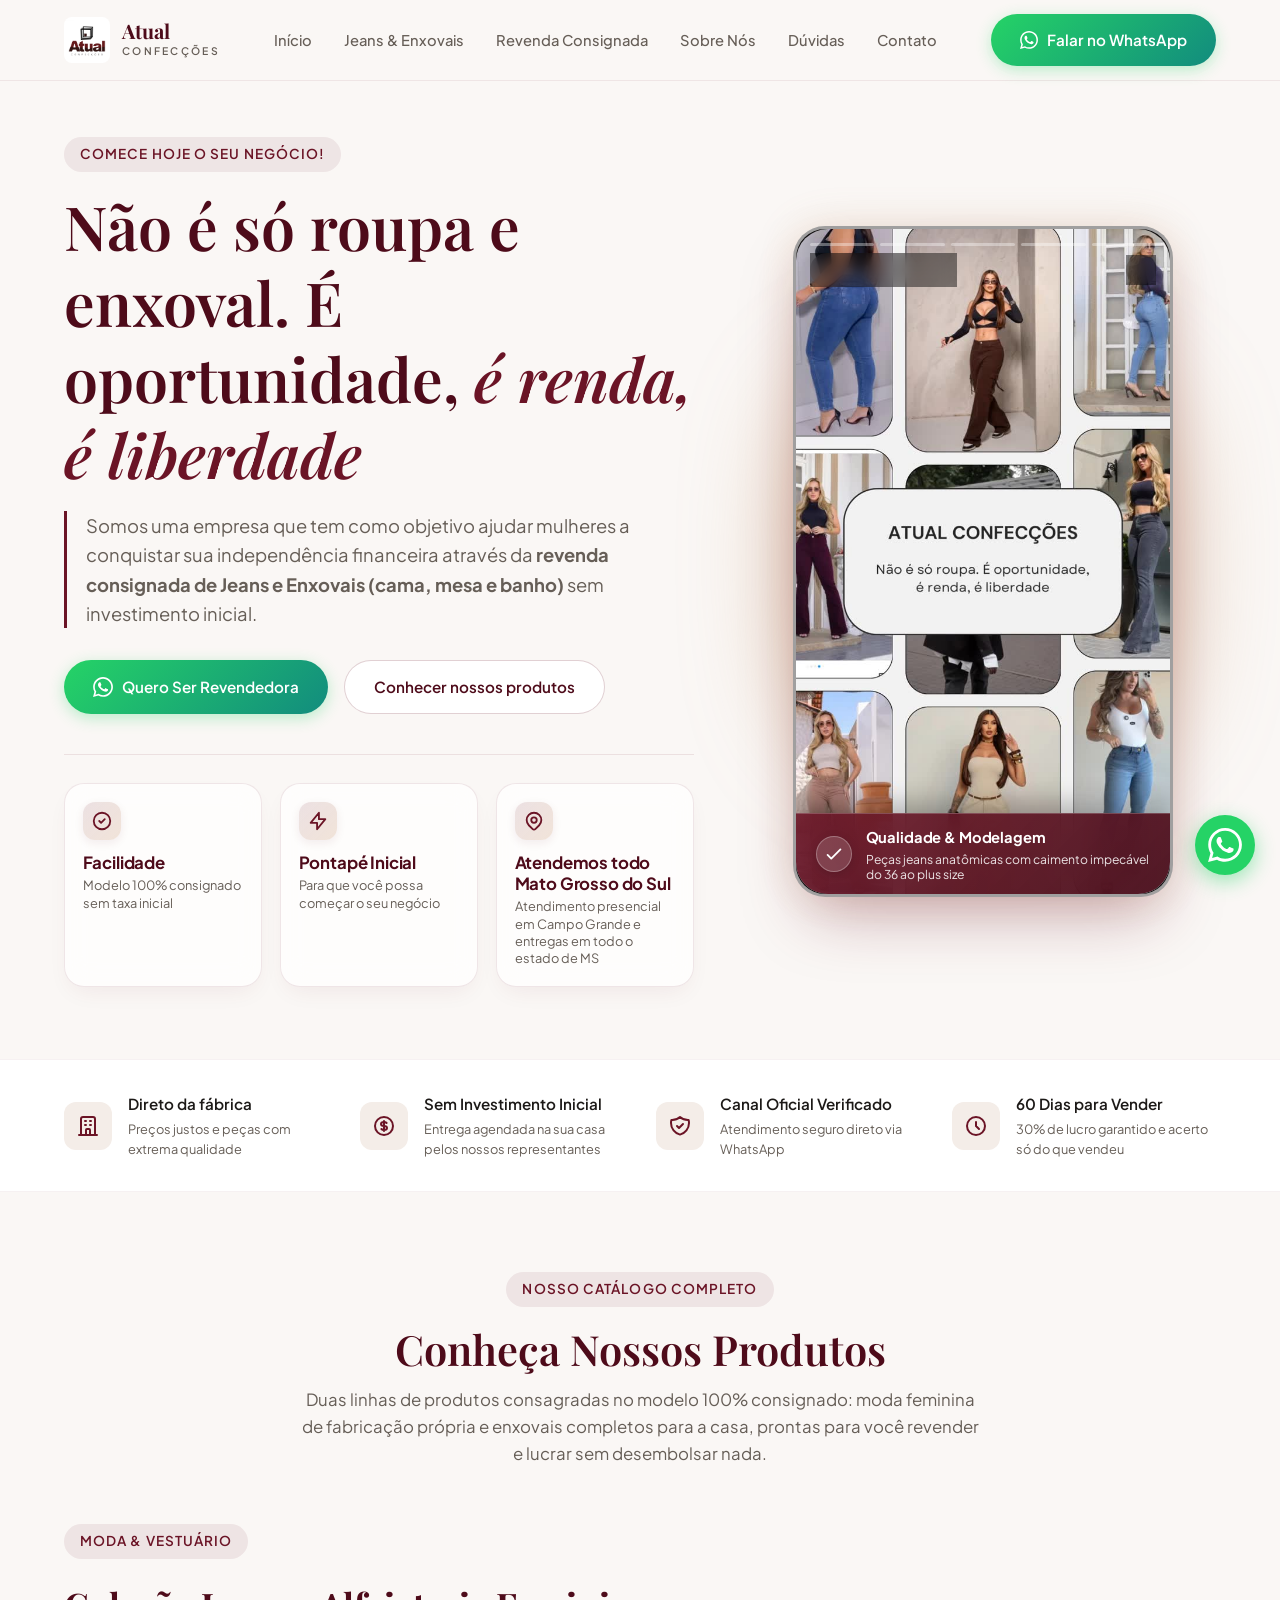
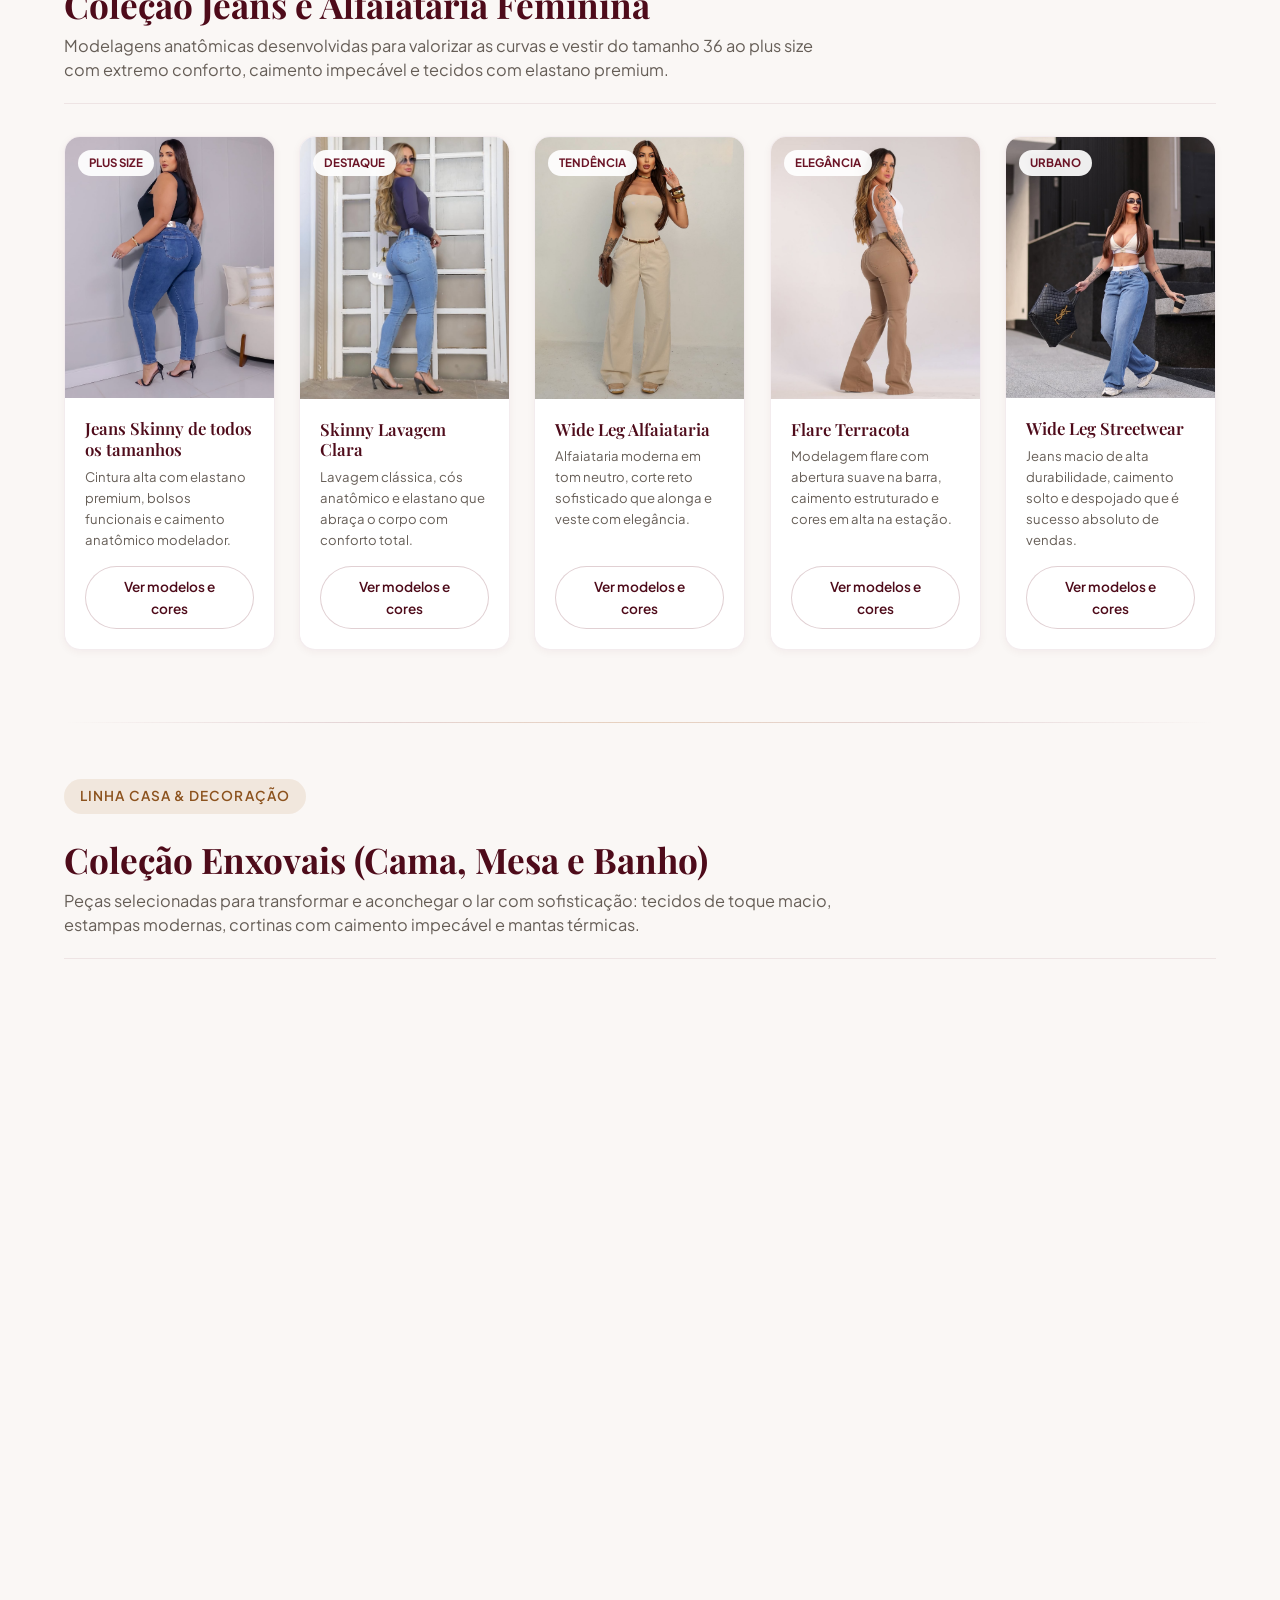
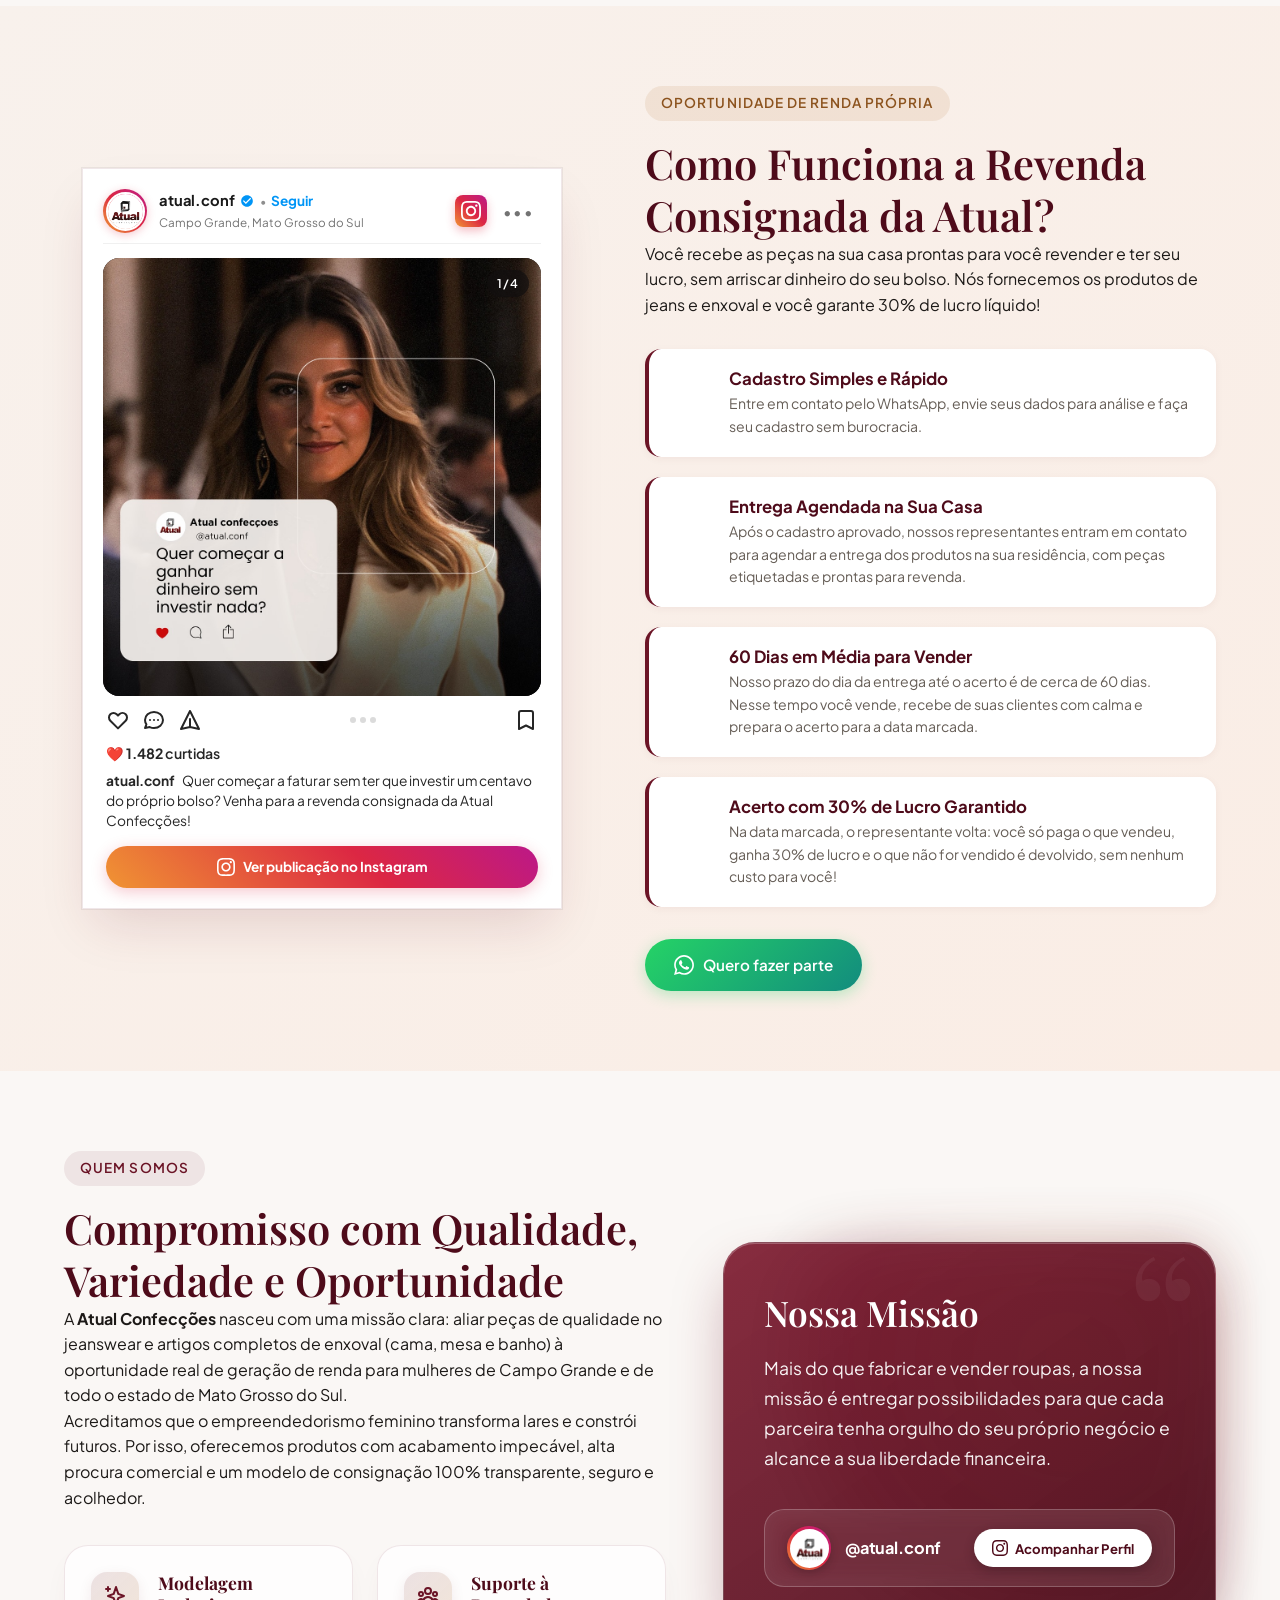
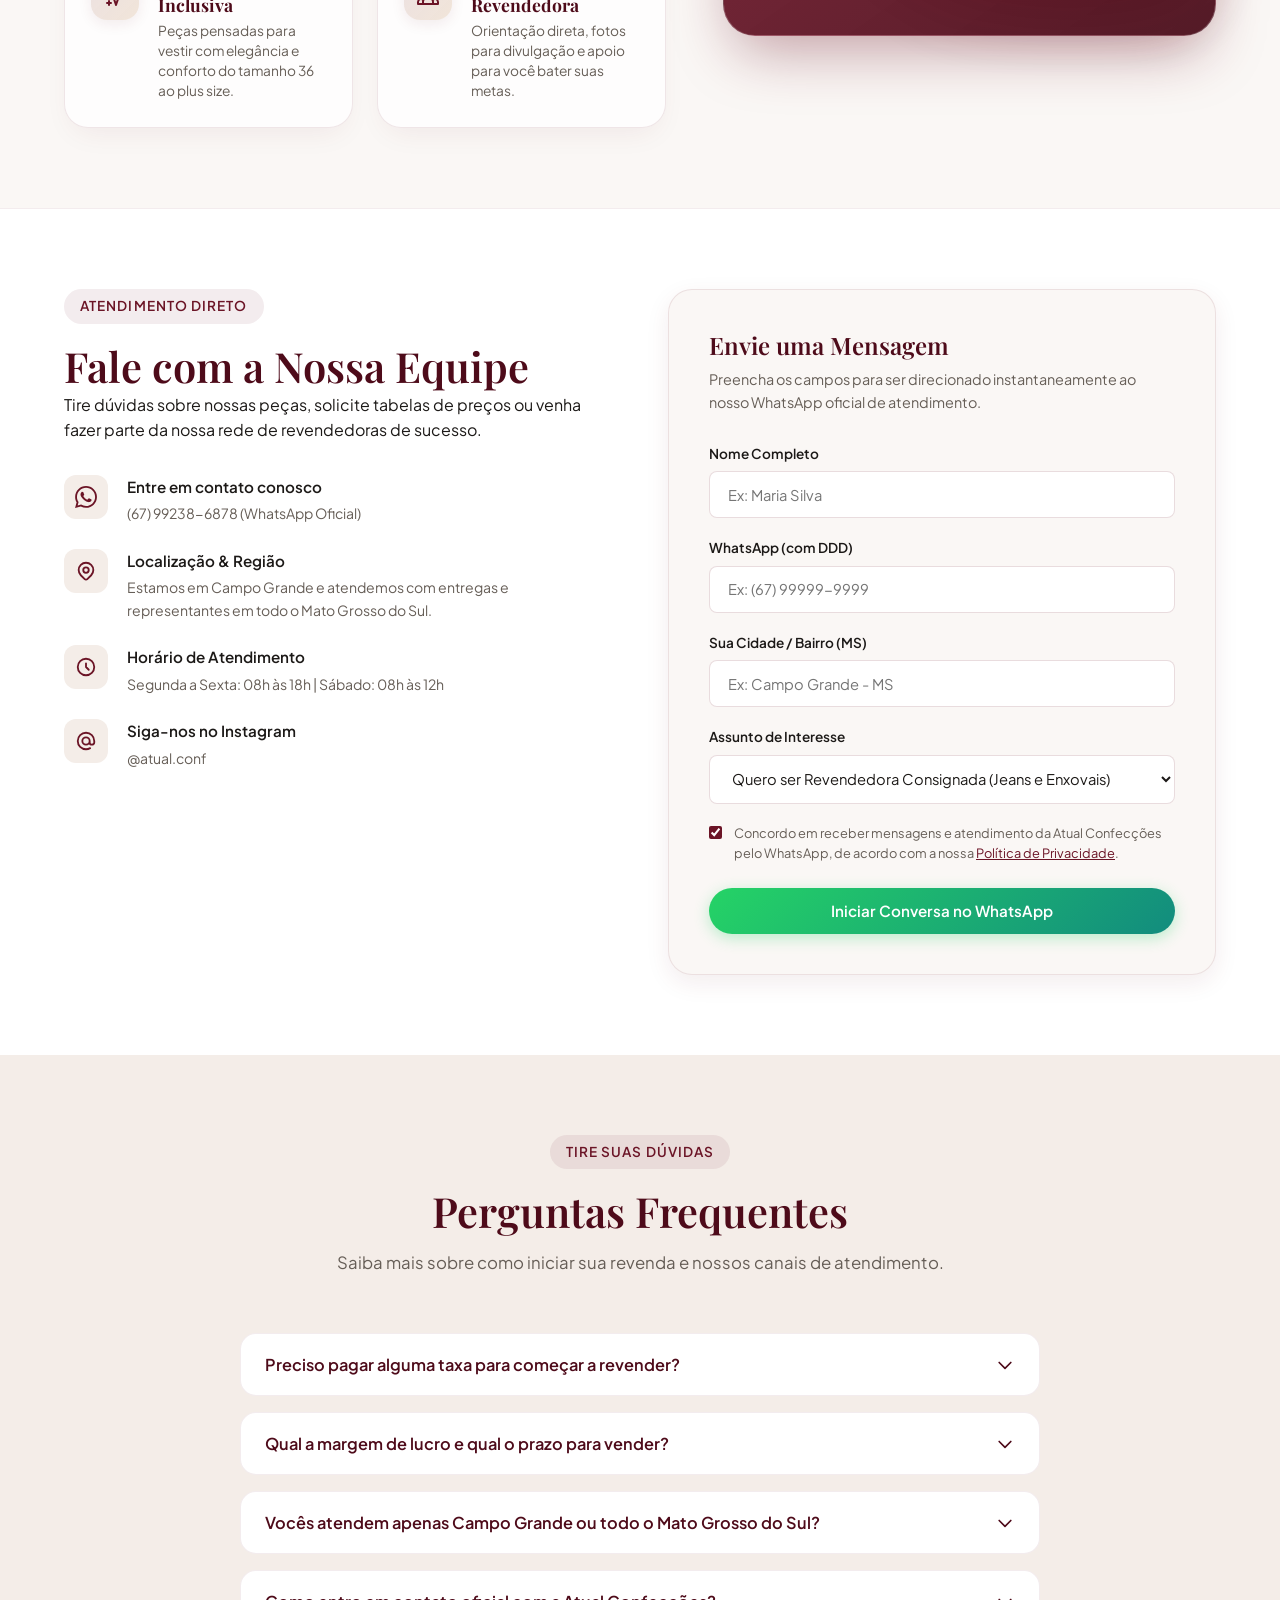
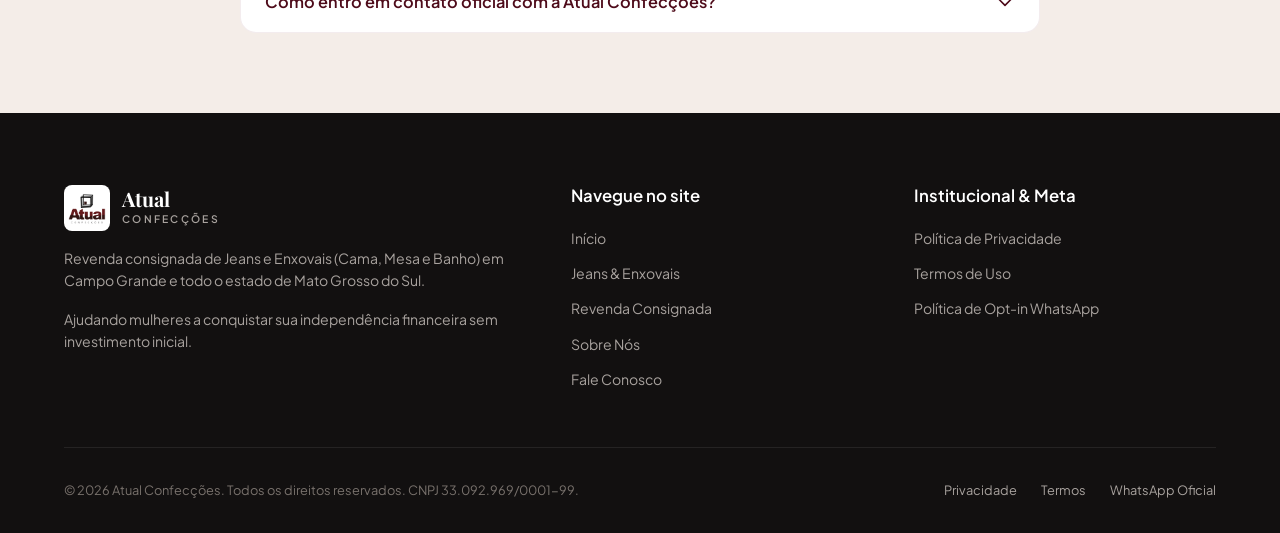
<file: index.html>
<!DOCTYPE html>
<html lang="pt-BR">

<head>
  <meta charset="UTF-8">
  <meta name="viewport" content="width=device-width, initial-scale=1.0">
  <title>Atual Confecções | Jeans Feminino & Enxovais (Cama, Mesa e Banho)</title>
  <meta name="description"
    content="Atual Confecções em Campo Grande - MS. Revenda consignada de Jeans e Enxovais de Cama, Mesa e Banho sem investimento inicial. Conquiste sua independência financeira em todo o Mato Grosso do Sul.">
  <meta name="keywords"
    content="Atual Confecções, revenda consignada, jeans feminino, enxovais, cama mesa e banho, Campo Grande MS, Mato Grosso do Sul, independência financeira">
  <meta property="og:title" content="Atual Confecções | Jeans e Enxovais com Revenda Consignada">
  <meta property="og:description"
    content="Não é só roupa. É oportunidade, é renda, é liberdade. Revenda consignada de Jeans e Enxovais Cama, Mesa e Banho sem investimento inicial.">
  <meta property="og:image" content="assets/banner_9_16.jpg">
  <meta property="og:type" content="website">

  <link rel="icon" type="image/png" href="assets/logo.png">

  <!-- Google Fonts -->
  <link rel="preconnect" href="https://fonts.googleapis.com">
  <link rel="preconnect" href="https://fonts.gstatic.com" crossorigin>
  <link
    href="https://fonts.googleapis.com/css2?family=Playfair+Display:ital,wght@0,500;0,600;0,700;1,500&family=Plus+Jakarta+Sans:wght@400;500;600;700&display=swap"
    rel="stylesheet">

  <link rel="stylesheet" href="styles.css">
</head>

<body>

  <!-- Site Header -->
  <header class="site-header">
    <div class="container">
      <div class="header-inner">
        <a href="index.html" class="brand-logo" aria-label="Atual Confecções Página Inicial">
          <img src="assets/logo.png" alt="Logo Oficial Atual Confecções" width="46" height="46">
          <div class="brand-logo-text">
            <span class="brand-logo-title">Atual</span>
            <span class="brand-logo-sub">CONFECÇÕES</span>
          </div>
        </a>

        <nav>
          <ul class="nav-links" id="navLinks">
            <li><a href="#inicio" class="nav-link">Início</a></li>
            <li><a href="#colecoes" class="nav-link">Jeans & Enxovais</a></li>
            <li><a href="#revenda" class="nav-link">Revenda Consignada</a></li>
            <li><a href="#sobre" class="nav-link">Sobre Nós</a></li>
            <li><a href="#duvidas" class="nav-link">Dúvidas</a></li>
            <li><a href="#contato" class="nav-link">Contato</a></li>
          </ul>
        </nav>

        <div class="header-cta-group">
          <a href="https://wa.me/5567992386878" target="_blank" rel="noopener noreferrer"
            class="btn btn-whatsapp" id="headerWhatsappBtn">
            <svg width="18" height="18" viewBox="0 0 24 24" fill="currentColor">
              <path
                d="M.057 24l1.687-6.163c-1.041-1.804-1.588-3.849-1.587-5.946.003-6.556 5.338-11.891 11.893-11.891 3.181.001 6.167 1.24 8.413 3.488 2.245 2.248 3.481 5.236 3.48 8.414-.003 6.557-5.338 11.892-11.893 11.892-1.99-.001-3.951-.5-5.688-1.448l-6.305 1.654zm6.597-3.807c1.676.995 3.276 1.591 5.392 1.592 5.448 0 9.886-4.434 9.889-9.885.002-5.462-4.415-9.89-9.881-9.892-5.452 0-9.887 4.434-9.889 9.884-.001 2.225.651 3.891 1.746 5.634l-.999 3.648 3.742-.981zm11.387-5.464c-.074-.124-.272-.198-.57-.347-.297-.149-1.758-.868-2.031-.967-.272-.099-.47-.149-.669.149-.198.297-.768.967-.941 1.165-.173.198-.347.223-.644.074-.297-.149-1.255-.462-2.39-1.475-.883-.788-1.48-1.761-1.653-2.059-.173-.297-.018-.458.13-.606.134-.133.297-.347.446-.521.151-.172.2-.296.3-.495.099-.198.05-.372-.025-.521-.075-.148-.669-1.611-.916-2.206-.242-.579-.487-.501-.669-.51l-.57-.01c-.198 0-.52.074-.792.372s-1.04 1.016-1.04 2.479 1.065 2.876 1.213 3.074c.149.198 2.095 3.2 5.076 4.487.709.306 1.263.489 1.694.626.712.226 1.36.194 1.872.118.571-.085 1.758-.719 2.006-1.413.248-.695.248-1.29.173-1.414z" />
            </svg>
            Falar no WhatsApp
          </a>

          <button class="menu-toggle" id="menuToggle" aria-label="Abrir menu de navegação" aria-expanded="false">
            <svg width="26" height="26" fill="none" stroke="currentColor" viewBox="0 0 24 24">
              <path stroke-linecap="round" stroke-linejoin="round" stroke-width="2" d="M4 6h16M4 12h16M4 18h16" />
            </svg>
          </button>
        </div>
      </div>
    </div>
  </header>

  <!-- Hero Section -->
  <section class="hero-section" id="inicio">
    <div class="container">
      <div class="hero-grid">
        <div class="hero-content">
          <span class="badge-tag">Comece hoje o seu negócio!</span>
          <h1 class="hero-title">Não é só roupa e enxoval. É oportunidade, <span>é renda, é liberdade</span></h1>

          <p class="hero-bio-quote">
            Somos uma empresa que tem como objetivo ajudar mulheres a conquistar sua independência financeira através da <strong>revenda consignada de Jeans e Enxovais (cama, mesa e banho)</strong> sem investimento inicial.
          </p>

          <div class="hero-actions">
            <a href="https://wa.me/5567992386878?text=Ol%C3%A1!%20Quero%20come%C3%A7ar%20a%20ganhar%20dinheiro%20com%20revenda%20consignada%20de%20jeans%20e%20enxoval%20sem%20investir%20nada!"
              target="_blank" rel="noopener noreferrer" class="btn btn-whatsapp">
              <svg width="20" height="20" viewBox="0 0 24 24" fill="currentColor">
                <path
                  d="M.057 24l1.687-6.163c-1.041-1.804-1.588-3.849-1.587-5.946.003-6.556 5.338-11.891 11.893-11.891 3.181.001 6.167 1.24 8.413 3.488 2.245 2.248 3.481 5.236 3.48 8.414-.003 6.557-5.338 11.892-11.893 11.892-1.99-.001-3.951-.5-5.688-1.448l-6.305 1.654zm6.597-3.807c1.676.995 3.276 1.591 5.392 1.592 5.448 0 9.886-4.434 9.889-9.885.002-5.462-4.415-9.89-9.881-9.892-5.452 0-9.887 4.434-9.889 9.884-.001 2.225.651 3.891 1.746 5.634l-.999 3.648 3.742-.981zm11.387-5.464c-.074-.124-.272-.198-.57-.347-.297-.149-1.758-.868-2.031-.967-.272-.099-.47-.149-.669.149-.198.297-.768.967-.941 1.165-.173.198-.347.223-.644.074-.297-.149-1.255-.462-2.39-1.475-.883-.788-1.48-1.761-1.653-2.059-.173-.297-.018-.458.13-.606.134-.133.297-.347.446-.521.151-.172.2-.296.3-.495.099-.198.05-.372-.025-.521-.075-.148-.669-1.611-.916-2.206-.242-.579-.487-.501-.669-.51l-.57-.01c-.198 0-.52.074-.792.372s-1.04 1.016-1.04 2.479 1.065 2.876 1.213 3.074c.149.198 2.095 3.2 5.076 4.487.709.306 1.263.489 1.694.626.712.226 1.36.194 1.872.118.571-.085 1.758-.719 2.006-1.413.248-.695.248-1.29.173-1.414z" />
              </svg>
              Quero Ser Revendedora
            </a>
            <a href="#colecoes" class="btn btn-secondary">Conhecer nossos produtos</a>
          </div>

          <div class="hero-stats">
            <div class="stat-item card-3d reveal reveal-delay-1" data-tilt>
              <div class="stat-icon-box">
                <svg width="22" height="22" fill="none" stroke="currentColor" viewBox="0 0 24 24">
                  <path stroke-linecap="round" stroke-linejoin="round" stroke-width="2" d="M9 12l2 2 4-4m6 2a9 9 0 11-18 0 9 9 0 0118 0z" />
                </svg>
              </div>
              <div class="stat-content">
                <h4>Facilidade</h4>
                <p>Modelo 100% consignado sem taxa inicial</p>
              </div>
            </div>

            <div class="stat-item card-3d reveal reveal-delay-2" data-tilt>
              <div class="stat-icon-box">
                <svg width="22" height="22" fill="none" stroke="currentColor" viewBox="0 0 24 24">
                  <path stroke-linecap="round" stroke-linejoin="round" stroke-width="2" d="M13 10V3L4 14h7v7l9-11h-7z" />
                </svg>
              </div>
              <div class="stat-content">
                <h4>Pontapé Inicial</h4>
                <p>Para que você possa começar o seu negócio</p>
              </div>
            </div>

            <div class="stat-item card-3d reveal reveal-delay-3" data-tilt>
              <div class="stat-icon-box">
                <svg width="22" height="22" fill="none" stroke="currentColor" viewBox="0 0 24 24">
                  <path stroke-linecap="round" stroke-linejoin="round" stroke-width="2" d="M17.657 16.657L13.414 20.9a1.998 1.998 0 01-2.827 0l-4.244-4.243a8 8 0 1111.314 0z" />
                  <path stroke-linecap="round" stroke-linejoin="round" stroke-width="2" d="M15 11a3 3 0 11-6 0 3 3 0 016 0z" />
                </svg>
              </div>
              <div class="stat-content">
                <h4>Atendemos todo Mato Grosso do Sul</h4>
                <p>Atendimento presencial em Campo Grande e entregas em todo o estado de MS</p>
              </div>
            </div>
          </div>
        </div>

        <div class="hero-image-wrapper">
          <div class="hero-banner-card card-3d reveal" data-tilt id="storyCard">
            <!-- Stories Progress Segments -->
            <div class="stories-progress-bar" id="storiesProgress">
              <div class="story-seg active" data-index="0"><span class="story-seg-fill"></span></div>
              <div class="story-seg" data-index="1"><span class="story-seg-fill"></span></div>
              <div class="story-seg" data-index="2"><span class="story-seg-fill"></span></div>
              <div class="story-seg" data-index="3"><span class="story-seg-fill"></span></div>
              <div class="story-seg" data-index="4"><span class="story-seg-fill"></span></div>
            </div>

            <!-- Top Stories Header / Sound button -->
            <div class="story-top-overlay">
              <div class="story-user-info">
                <div class="story-avatar">
                  <img src="assets/logo.png" alt="Atual Confecções" width="24" height="24">
                </div>
                <div class="story-meta">
                  <span class="story-username">atual.conf</span>
                  <span class="story-tag" id="storyLiveTag">Bastidores & Estoque</span>
                </div>
              </div>
              <button class="story-sound-btn" id="storySoundBtn" aria-label="Ativar som do vídeo" title="Ativar/Desativar som">
                <svg class="sound-off-icon" id="soundOffIcon" width="16" height="16" fill="none" stroke="currentColor" viewBox="0 0 24 24">
                  <path stroke-linecap="round" stroke-linejoin="round" stroke-width="2" d="M5.586 15H4a1 1 0 01-1-1v-4a1 1 0 011-1h1.586l4.707-4.707C10.923 3.663 12 4.109 12 5v14c0 .891-1.077 1.337-1.707.707L5.586 15z"/>
                  <path stroke-linecap="round" stroke-linejoin="round" stroke-width="2" d="M17 14l2-2m0 0l2-2m-2 2l-2-2m2 2l2 2"/>
                </svg>
                <svg class="sound-on-icon" id="soundOnIcon" width="16" height="16" fill="none" stroke="currentColor" viewBox="0 0 24 24" style="display:none;">
                  <path stroke-linecap="round" stroke-linejoin="round" stroke-width="2" d="M15.536 8.464a5 5 0 010 7.072m2.828-9.9a9 9 0 010 12.728M5.586 15H4a1 1 0 01-1-1v-4a1 1 0 011-1h1.586l4.707-4.707C10.923 3.663 12 4.109 12 5v14c0 .891-1.077 1.337-1.707.707L5.586 15z"/>
                </svg>
              </button>
            </div>

            <!-- Video Player -->
            <video class="hero-video" id="heroVideo" autoplay muted playsinline poster="assets/banner_9_16.jpg">
              <source id="heroVideoSource" src="assets/video1.mp4" type="video/mp4">
              <img src="assets/banner_9_16.jpg" alt="Atual Confecções - Moda e Revenda">
            </video>

            <!-- Stories Navigation Arrows -->
            <button class="story-nav-btn story-prev-btn" id="storyPrevBtn" aria-label="Vídeo anterior">‹</button>
            <button class="story-nav-btn story-next-btn" id="storyNextBtn" aria-label="Próximo vídeo">›</button>

            <!-- Dynamic Floating Badge adapting to each video -->
            <div class="floating-badge">
              <div class="floating-badge-icon" id="storyBadgeIcon">
                <svg width="22" height="22" fill="none" stroke="currentColor" viewBox="0 0 24 24">
                  <path stroke-linecap="round" stroke-linejoin="round" stroke-width="2" d="M5 13l4 4L19 7" />
                </svg>
              </div>
              <div class="floating-badge-text">
                <h5 id="storyBadgeTitle">Qualidade & Modelagem</h5>
                <p id="storyBadgeDesc">Peças jeans anatômicas com caimento impecável do 36 ao plus size</p>
              </div>
            </div>
          </div>
        </div>
      </div>
    </div>
  </section>

  <!-- Trust Bar -->
  <section class="trust-bar">
    <div class="container">
      <div class="trust-grid">
        <div class="trust-item reveal reveal-delay-1">
          <div class="trust-icon">
            <svg width="24" height="24" fill="none" stroke="currentColor" viewBox="0 0 24 24">
              <path stroke-linecap="round" stroke-linejoin="round" stroke-width="2"
                d="M19 21V5a2 2 0 00-2-2H7a2 2 0 00-2 2v16m14 0h2m-2 0h-5m-9 0H3m2 0h5M9 7h1m-1 4h1m4-4h1m-1 4h1m-5 10v-5a1 1 0 011-1h2a1 1 0 011 1v5m-4 0h4" />
            </svg>
          </div>
          <div class="trust-text">
            <h5>Direto da fábrica</h5>
            <p>Preços justos e peças com extrema qualidade</p>
          </div>
        </div>

        <div class="trust-item reveal reveal-delay-2">
          <div class="trust-icon">
            <svg width="24" height="24" fill="none" stroke="currentColor" viewBox="0 0 24 24">
              <path stroke-linecap="round" stroke-linejoin="round" stroke-width="2"
                d="M12 8c-1.657 0-3 .895-3 2s1.343 2 3 2 3 .895 3 2-1.343 2-3 2m0-8c1.11 0 2.08.402 2.599 1M12 8V7m0 1v8m0 0v1m0-1c-1.11 0-2.08-.402-2.599-1M21 12a9 9 0 11-18 0 9 9 0 0118 0z" />
            </svg>
          </div>
          <div class="trust-text">
            <h5>Sem Investimento Inicial</h5>
            <p>Entrega agendada na sua casa pelos nossos representantes</p>
          </div>
        </div>

        <div class="trust-item reveal reveal-delay-3">
          <div class="trust-icon">
            <svg width="24" height="24" fill="none" stroke="currentColor" viewBox="0 0 24 24">
              <path stroke-linecap="round" stroke-linejoin="round" stroke-width="2"
                d="M9 12l2 2 4-4m5.618-4.016A11.955 11.955 0 0112 2.944a11.955 11.955 0 01-8.618 3.04A12.02 12.02 0 003 9c0 5.591 3.824 10.29 9 11.622 5.176-1.332 9-6.03 9-11.622 0-1.042-.133-2.052-.382-3.016z" />
            </svg>
          </div>
          <div class="trust-text">
            <h5>Canal Oficial Verificado</h5>
            <p>Atendimento seguro direto via WhatsApp</p>
          </div>
        </div>

        <div class="trust-item reveal reveal-delay-4">
          <div class="trust-icon">
            <svg width="24" height="24" fill="none" stroke="currentColor" viewBox="0 0 24 24">
              <path stroke-linecap="round" stroke-linejoin="round" stroke-width="2"
                d="M12 8v4l3 3m6-3a9 9 0 11-18 0 9 9 0 0118 0z" />
            </svg>
          </div>
          <div class="trust-text">
            <h5>60 Dias para Vender</h5>
            <p>30% de lucro garantido e acerto só do que vendeu</p>
          </div>
        </div>
      </div>
    </div>
  </section>

  <!-- Catálogo de Produtos: Jeanswear e Enxovais Separados -->
  <section class="section" id="colecoes">
    <div class="container">
      <div class="section-header reveal">
        <span class="badge-tag">Nosso Catálogo Completo</span>
        <h2>Conheça Nossos Produtos</h2>
        <p>Duas linhas de produtos consagradas no modelo 100% consignado: moda feminina de fabricação própria e enxovais completos para a casa, prontas para você revender e lucrar sem desembolsar nada.</p>
      </div>

      <!-- SUBSEÇÃO 1: JEANSWEAR & MODA FEMININA -->
      <div class="catalog-category-block" id="categoria-jeans">
        <div class="category-header reveal">
          <div class="category-title-badge">
            <span class="badge-tag">Moda & Vestuário</span>
          </div>
          <h3 class="category-main-title">Coleção Jeans e Alfaiataria Feminina</h3>
          <p class="category-subtitle">Modelagens anatômicas desenvolvidas para valorizar as curvas e vestir do tamanho 36 ao plus size com extremo conforto, caimento impecável e tecidos com elastano premium.</p>
        </div>

        <div class="lookbook-grid">
          <!-- Foto 1: Plus Size Modeladora -->
          <div class="lookbook-card card-3d reveal reveal-delay-1" data-tilt>
            <div class="lookbook-img-wrap">
              <img src="assets/foto1.jpg" alt="Calça Jeans Skinny Modeladora Plus Size Atual Confecções">
              <span class="lookbook-badge">Plus Size</span>
            </div>
            <div class="lookbook-body">
              <h4>Jeans Skinny de todos os tamanhos</h4>
              <p>Cintura alta com elastano premium, bolsos funcionais e caimento anatômico modelador.</p>
              <a href="https://wa.me/5567992386878?text=Ol%C3%A1%2C%20gostei%20do%20modelo%20Jeans%20Skinny%20Plus%20Size%20(Foto%201)!"
                target="_blank" rel="noopener noreferrer" class="btn btn-secondary btn-sm">Ver modelos e cores</a>
            </div>
          </div>

          <!-- Foto 2: Cigarrete Lavagem Clara -->
          <div class="lookbook-card card-3d reveal reveal-delay-2" data-tilt>
            <div class="lookbook-img-wrap">
              <img src="assets/foto2.jpg" alt="Calça Jeans Skinny Lavagem Clara com Salto">
              <span class="lookbook-badge">Destaque</span>
            </div>
            <div class="lookbook-body">
              <h4>Skinny Lavagem Clara</h4>
              <p>Lavagem clássica, cós anatômico e elastano que abraça o corpo com conforto total.</p>
              <a href="https://wa.me/5567992386878?text=Ol%C3%A1%2C%20gostei%20do%20modelo%20Skinny%20Lavagem%20Clara%20(Foto%202)!"
                target="_blank" rel="noopener noreferrer" class="btn btn-secondary btn-sm">Ver modelos e cores</a>
            </div>
          </div>

          <!-- Foto 3: Wide Leg Alfaiataria Bege -->
          <div class="lookbook-card card-3d reveal reveal-delay-3" data-tilt>
            <div class="lookbook-img-wrap">
              <img src="assets/foto3.jpg" alt="Calça Wide Leg Alfaiataria">
              <span class="lookbook-badge">Tendência</span>
            </div>
            <div class="lookbook-body">
              <h4>Wide Leg Alfaiataria</h4>
              <p>Alfaiataria moderna em tom neutro, corte reto sofisticado que alonga e veste com elegância.</p>
              <a href="https://wa.me/5567992386878?text=Ol%C3%A1%2C%20gostei%20do%20modelo%20Wide%20Leg%20Areia%20(Foto%203)!"
                target="_blank" rel="noopener noreferrer" class="btn btn-secondary btn-sm">Ver modelos e cores</a>
            </div>
          </div>

          <!-- Foto 4: Flare Tons Terrosos -->
          <div class="lookbook-card card-3d reveal reveal-delay-4" data-tilt>
            <div class="lookbook-img-wrap">
              <img src="assets/foto4.jpg" alt="Calça Flare Terrosa / Caramelo">
              <span class="lookbook-badge">Elegância</span>
            </div>
            <div class="lookbook-body">
              <h4>Flare Terracota</h4>
              <p>Modelagem flare com abertura suave na barra, caimento estruturado e cores em alta na estação.</p>
              <a href="https://wa.me/5567992386878?text=Ol%C3%A1%2C%20gostei%20do%20modelo%20Flare%20Terracota%20(Foto%204)!"
                target="_blank" rel="noopener noreferrer" class="btn btn-secondary btn-sm">Ver modelos e cores</a>
            </div>
          </div>

          <!-- Foto 5: Wide Leg Casual Streetwear -->
          <div class="lookbook-card card-3d reveal reveal-delay-5" data-tilt>
            <div class="lookbook-img-wrap">
              <img src="assets/foto5.jpg" alt="Calça Jeans Wide Leg Estilo Streetwear">
              <span class="lookbook-badge">Urbano</span>
            </div>
            <div class="lookbook-body">
              <h4>Wide Leg Streetwear</h4>
              <p>Jeans macio de alta durabilidade, caimento solto e despojado que é sucesso absoluto de vendas.</p>
              <a href="https://wa.me/5567992386878?text=Ol%C3%A1%2C%20gostei%20do%20modelo%20Wide%20Leg%20Streetwear%20(Foto%205)!"
                target="_blank" rel="noopener noreferrer" class="btn btn-secondary btn-sm">Ver modelos e cores</a>
            </div>
          </div>
        </div>
      </div>

      <!-- Divisor Decorativo -->
      <div class="catalog-divider reveal"></div>

      <!-- SUBSEÇÃO 2: CAMA, MESA E BANHO (ENXOVAIS) -->
      <div class="catalog-category-block" id="categoria-enxovais">
        <div class="category-header reveal">
          <div class="category-title-badge">
            <span class="badge-tag gold">Linha Casa & Decoração</span>
          </div>
          <h3 class="category-main-title">Coleção Enxovais (Cama, Mesa e Banho)</h3>
          <p class="category-subtitle">Peças selecionadas para transformar e aconchegar o lar com sofisticação: tecidos de toque macio, estampas modernas, cortinas com caimento impecável e mantas térmicas.</p>
        </div>

        <div class="lookbook-grid">
          <!-- Enxoval 1: Jogo de Lençol Confort -->
          <div class="lookbook-card card-3d reveal reveal-delay-1" data-tilt>
            <div class="lookbook-img-wrap">
              <img src="assets/enxoval-lencol.jpg" alt="Jogo de Lençol Casal Atual Confecções">
              <span class="lookbook-badge">Cama</span>
            </div>
            <div class="lookbook-body">
              <h4>Jogo de Lençol Confort</h4>
              <p>Toque macio com estampas modernas e alta durabilidade, ideal para noites confortáveis e elegantes.</p>
              <a href="https://wa.me/5567992386878?text=Ol%C3%A1%2C%20gostei%20do%20Jogo%20de%20Len%C3%A7ol%20da%20linha%20de%20Enxoval!"
                target="_blank" rel="noopener noreferrer" class="btn btn-secondary btn-sm">Ver estampas e tamanhos</a>
            </div>
          </div>

          <!-- Enxoval 2: Cortina Decorativa -->
          <div class="lookbook-card card-3d reveal reveal-delay-2" data-tilt>
            <div class="lookbook-img-wrap">
              <img src="assets/enxoval-cortina.jpg" alt="Cortina Decorativa para Sala e Quarto">
              <span class="lookbook-badge">Decoração</span>
            </div>
            <div class="lookbook-body">
              <h4>Cortinas Decorativas</h4>
              <p>Tecido encorpado com caimento elegante, perfeito para transformar a iluminação da sala e do quarto.</p>
              <a href="https://wa.me/5567992386878?text=Ol%C3%A1%2C%20gostei%20das%20Cortinas%20da%20linha%20de%20Enxoval!"
                target="_blank" rel="noopener noreferrer" class="btn btn-secondary btn-sm">Ver modelos e medidas</a>
            </div>
          </div>

          <!-- Enxoval 3: Manta para Sofá -->
          <div class="lookbook-card card-3d reveal reveal-delay-3" data-tilt>
            <div class="lookbook-img-wrap">
              <img src="assets/enxoval-manta.jpg" alt="Manta para Sofá e Poltrona">
              <span class="lookbook-badge">Sala de Estar</span>
            </div>
            <div class="lookbook-body">
              <h4>Mantas para Sofá</h4>
              <p>Textura aconchegante com acabamento em franjas, protegendo o estofado e valorizando a decoração do lar.</p>
              <a href="https://wa.me/5567992386878?text=Ol%C3%A1%2C%20gostei%20da%20Manta%20para%20Sof%C3%A1%20da%20linha%20de%20Enxoval!"
                target="_blank" rel="noopener noreferrer" class="btn btn-secondary btn-sm">Ver cores disponíveis</a>
            </div>
          </div>

          <!-- Enxoval 4: Jogo de Tapetes -->
          <div class="lookbook-card card-3d reveal reveal-delay-4" data-tilt>
            <div class="lookbook-img-wrap">
              <img src="assets/enxoval-tapete.jpg" alt="Jogo de Tapetes Artesanais para Cozinha e Banheiro">
              <span class="lookbook-badge">Mesa & Banho</span>
            </div>
            <div class="lookbook-body">
              <h4>Jogo de Tapetes para Casa</h4>
              <p>Peças resistentes, antiderrapantes e com acabamento de alto padrão para cozinha, banheiro e corredores.</p>
              <a href="https://wa.me/5567992386878?text=Ol%C3%A1%2C%20gostei%20do%20Jogo%20de%20Tapetes%20da%20linha%20de%20Enxoval!"
                target="_blank" rel="noopener noreferrer" class="btn btn-secondary btn-sm">Ver conjuntos e cores</a>
            </div>
          </div>

          <!-- Enxoval 5: Travesseiros Soft Dream -->
          <div class="lookbook-card card-3d reveal reveal-delay-5" data-tilt>
            <div class="lookbook-img-wrap">
              <img src="assets/enxoval-travesseiro.jpg" alt="Travesseiro Macio Antialérgico">
              <span class="lookbook-badge">Conforto</span>
            </div>
            <div class="lookbook-body">
              <h4>Travesseiros Soft Dream</h4>
              <p>Suporte anatômico, enchimento macio e tecnologia antialérgica para proporcionar um sono relaxante.</p>
              <a href="https://wa.me/5567992386878?text=Ol%C3%A1%2C%20gostei%20dos%20Travesseiros%20da%20linha%20de%20Enxoval!"
                target="_blank" rel="noopener noreferrer" class="btn btn-secondary btn-sm">Ver detalhes e kits</a>
            </div>
          </div>
        </div>
      </div>

    </div>
  </section>

  <!-- Resale / Consignado Section with IG Carousel -->
  <section class="section resale-section" id="revenda">
    <div class="container">
      <div class="resale-grid">
        <!-- Interactive Instagram Post Modal Card -->
        <div class="carousel-card-container card-3d reveal" data-tilt>
          <div class="ig-card-header">
            <div class="ig-card-profile">
              <div class="ig-avatar-ring">
                <img src="assets/logo.png" alt="Avatar Atual Confecções">
              </div>
              <div class="ig-profile-info">
                <div class="ig-name-row">
                  <span class="ig-username">atual.conf</span>
                  <svg class="ig-verified-badge" width="14" height="14" viewBox="0 0 24 24" fill="#0095f6">
                    <path d="M12 2C6.48 2 2 6.48 2 12s4.48 10 10 10 10-4.48 10-10S17.52 2 12 2zm-2 15l-5-5 1.41-1.41L10 14.17l7.59-7.59L19 8l-9 9z"/>
                  </svg>
                  <span class="ig-dot-separator">•</span>
                  <a href="https://www.instagram.com/atual.conf/" target="_blank" rel="noopener noreferrer" class="ig-follow-link">Seguir</a>
                </div>
                <span class="ig-location">Campo Grande, Mato Grosso do Sul</span>
              </div>
            </div>
            
            <div class="ig-header-actions">
              <a href="https://www.instagram.com/atual.conf/" target="_blank" rel="noopener noreferrer" class="ig-logo-badge" title="Ver perfil no Instagram">
                <svg width="20" height="20" viewBox="0 0 24 24" fill="currentColor">
                  <path d="M12 2.163c3.204 0 3.584.012 4.85.07 3.252.148 4.771 1.691 4.919 4.919.058 1.265.069 1.645.069 4.849 0 3.205-.012 3.584-.069 4.849-.149 3.225-1.664 4.771-4.919 4.919-1.266.058-1.644.07-4.85.07-3.204 0-3.584-.012-4.849-.07-3.26-.149-4.771-1.699-4.919-4.92-.058-1.265-.07-1.644-.07-4.849 0-3.204.013-3.583.07-4.849.149-3.227 1.664-4.771 4.919-4.919 1.266-.057 1.645-.069 4.849-.069zm0-2.163c-3.259 0-3.667.014-4.947.072-4.358.2-6.78 2.618-6.98 6.98-.059 1.281-.073 1.689-.073 4.948 0 3.259.014 3.668.072 4.948.2 4.358 2.618 6.78 6.98 6.98 1.281.058 1.689.072 4.948.072 3.259 0 3.668-.014 4.948-.072 4.354-.2 6.782-2.618 6.979-6.98.059-1.28.073-1.689.073-4.948 0-3.259-.014-3.667-.072-4.947-.196-4.354-2.617-6.78-6.979-6.98-1.281-.059-1.69-.073-4.949-.073zm0 5.838c-3.403 0-6.162 2.759-6.162 6.162s2.759 6.163 6.162 6.163 6.162-2.759 6.162-6.163c0-3.403-2.759-6.162-6.162-6.162zm0 10.162c-2.209 0-4-1.79-4-4 0-2.209 1.791-4 4-4s4 1.791 4 4c0 2.21-1.791 4-4 4zm6.406-11.845c-.796 0-1.441.645-1.441 1.44s.645 1.44 1.441 1.44c.795 0 1.439-.645 1.439-1.44s-.644-1.44-1.439-1.44z"/>
                </svg>
              </a>
              <button class="ig-dots-btn" aria-label="Opções da publicação">•••</button>
            </div>
          </div>

          <div class="carousel-stage" id="igCarousel">
            <div class="ig-slide-counter-badge">
              <span id="currentSlideNum">1</span>/4
            </div>

            <div class="carousel-track" id="carouselTrack">
              <div class="carousel-slide"><img src="assets/carrossel1.jpg"
                  alt="Slide 1: Quer começar a ganhar dinheiro sem investir nada?"></div>
              <div class="carousel-slide"><img src="assets/carrossel2.jpg"
                  alt="Slide 2: Muitas mulheres querem empreender mas tem medo"></div>
              <div class="carousel-slide"><img src="assets/carrossel3.jpg"
                  alt="Slide 3: Com a nossa consignação você garante seu estoque"></div>
              <div class="carousel-slide"><img src="assets/carrossel4.jpg"
                  alt="Slide 4: Venha fazer parte do nosso time de mulheres empreendedoras"></div>
            </div>

            <button class="carousel-nav-btn carousel-prev" id="prevSlide" aria-label="Slide anterior">‹</button>
            <button class="carousel-nav-btn carousel-next" id="nextSlide" aria-label="Próximo slide">›</button>
          </div>

          <!-- Instagram Action Bar -->
          <div class="ig-actions-bar">
            <div class="ig-actions-left">
              <button class="ig-action-btn ig-like-btn" id="igLikeBtn" aria-label="Curtir publicação">
                <svg class="heart-icon" width="24" height="24" viewBox="0 0 24 24" fill="none" stroke="currentColor" stroke-width="2">
                  <path stroke-linecap="round" stroke-linejoin="round" d="M4.318 6.318a4.5 4.5 0 000 6.364L12 20.364l7.682-7.682a4.5 4.5 0 00-6.364-6.364L12 7.636l-1.318-1.318a4.5 4.5 0 00-6.364 0z" />
                </svg>
              </button>

              <button class="ig-action-btn" aria-label="Comentar">
                <svg width="24" height="24" viewBox="0 0 24 24" fill="none" stroke="currentColor" stroke-width="2">
                  <path stroke-linecap="round" stroke-linejoin="round" d="M8 12h.01M12 12h.01M16 12h.01M21 12c0 4.418-4.03 8-9 8a9.863 9.863 0 01-4.255-.949L3 20l1.395-3.72C3.512 15.042 3 13.574 3 12c0-4.418 4.03-8 9-8s9 3.582 9 8z" />
                </svg>
              </button>

              <button class="ig-action-btn" aria-label="Compartilhar">
                <svg width="24" height="24" viewBox="0 0 24 24" fill="none" stroke="currentColor" stroke-width="2">
                  <path stroke-linecap="round" stroke-linejoin="round" d="M12 19l9 2-9-18-9 18 9-2zm0 0v-8" />
                </svg>
              </button>
            </div>

            <!-- Dots in Instagram format -->
            <div class="carousel-dots" id="carouselDots">
              <button class="carousel-dot active" data-index="0" aria-label="Ir para slide 1"></button>
              <button class="carousel-dot" data-index="1" aria-label="Ir para slide 2"></button>
              <button class="carousel-dot" data-index="2" aria-label="Ir para slide 3"></button>
              <button class="carousel-dot" data-index="3" aria-label="Ir para slide 4"></button>
            </div>

            <button class="ig-action-btn ig-bookmark-btn" aria-label="Salvar publicação">
              <svg width="24" height="24" viewBox="0 0 24 24" fill="none" stroke="currentColor" stroke-width="2">
                <path stroke-linecap="round" stroke-linejoin="round" d="M5 5a2 2 0 012-2h10a2 2 0 012 2v16l-7-3.5L5 21V5z" />
              </svg>
            </button>
          </div>

          <!-- Likes & Caption -->
          <div class="ig-caption-block">
            <div class="ig-likes-row">
              <span class="ig-likes-count">❤️ <strong id="igLikeCounter">1.482</strong> curtidas</span>
            </div>
            <div class="ig-caption-text">
              <strong>atual.conf</strong> Quer começar a faturar sem ter que investir um centavo do próprio bolso? Venha para a revenda consignada da Atual Confecções!
            </div>
            <a href="https://www.instagram.com/atual.conf/" target="_blank" rel="noopener noreferrer" class="ig-cta-btn">
              <svg width="18" height="18" viewBox="0 0 24 24" fill="currentColor">
                <path d="M12 2.163c3.204 0 3.584.012 4.85.07 3.252.148 4.771 1.691 4.919 4.919.058 1.265.069 1.645.069 4.849 0 3.205-.012 3.584-.069 4.849-.149 3.225-1.664 4.771-4.919 4.919-1.266.058-1.644.07-4.85.07-3.204 0-3.584-.012-4.849-.07-3.26-.149-4.771-1.699-4.919-4.92-.058-1.265-.07-1.644-.07-4.849 0-3.204.013-3.583.07-4.849.149-3.227 1.664-4.771 4.919-4.919 1.266-.057 1.645-.069 4.849-.069zm0-2.163c-3.259 0-3.667.014-4.947.072-4.358.2-6.78 2.618-6.98 6.98-.059 1.281-.073 1.689-.073 4.948 0 3.259.014 3.668.072 4.948.2 4.358 2.618 6.78 6.98 6.98 1.281.058 1.689.072 4.948.072 3.259 0 3.668-.014 4.948-.072 4.354-.2 6.782-2.618 6.979-6.98.059-1.28.073-1.689.073-4.948 0-3.259-.014-3.667-.072-4.947-.196-4.354-2.617-6.78-6.979-6.98-1.281-.059-1.69-.073-4.949-.073zm0 5.838c-3.403 0-6.162 2.759-6.162 6.162s2.759 6.163 6.162 6.163 6.162-2.759 6.162-6.163c0-3.403-2.759-6.162-6.162-6.162zm0 10.162c-2.209 0-4-1.79-4-4 0-2.209 1.791-4 4-4s4 1.791 4 4c0 2.21-1.791 4-4 4zm6.406-11.845c-.796 0-1.441.645-1.441 1.44s.645 1.44 1.441 1.44c.795 0 1.439-.645 1.439-1.44s-.644-1.44-1.439-1.44z"/>
              </svg>
              Ver publicação no Instagram
            </a>
          </div>
        </div>

        <div class="resale-content reveal">
          <span class="badge-tag gold">Oportunidade de Renda Própria</span>
          <h2>Como Funciona a Revenda Consignada da Atual?</h2>
          <p>Você recebe as peças na sua casa prontas para você revender e ter seu lucro, sem arriscar dinheiro do seu bolso. Nós fornecemos os produtos de jeans e enxoval e você garante 30% de lucro líquido!</p>

          <div class="steps-list">
            <div class="step-card card-3d reveal reveal-delay-1" data-tilt>
              <div class="step-number">1</div>
              <div class="step-text">
                <h4>Cadastro Simples e Rápido</h4>
                <p>Entre em contato pelo WhatsApp, envie seus dados para análise e faça seu cadastro sem burocracia.</p>
              </div>
            </div>

            <div class="step-card card-3d reveal reveal-delay-2" data-tilt>
              <div class="step-number">2</div>
              <div class="step-text">
                <h4>Entrega Agendada na Sua Casa</h4>
                <p>Após o cadastro aprovado, nossos representantes entram em contato para agendar a entrega dos produtos na sua residência, com peças etiquetadas e prontas para revenda.</p>
              </div>
            </div>

            <div class="step-card card-3d reveal reveal-delay-3" data-tilt>
              <div class="step-number">3</div>
              <div class="step-text">
                <h4>60 Dias em Média para Vender</h4>
                <p>Nosso prazo do dia da entrega até o acerto é de cerca de 60 dias. Nesse tempo você vende, recebe de suas clientes com calma e prepara o acerto para a data marcada.</p>
              </div>
            </div>

            <div class="step-card card-3d reveal reveal-delay-4" data-tilt>
              <div class="step-number">4</div>
              <div class="step-text">
                <h4>Acerto com 30% de Lucro Garantido</h4>
                <p>Na data marcada, o representante volta: você só paga o que vendeu, ganha 30% de lucro e o que não for vendido é devolvido, sem nenhum custo para você!</p>
              </div>
            </div>
          </div>

          <a href="https://wa.me/5567992386878?text=Ol%C3%A1!%20Quero%20fazer%20meu%20cadastro%20para%20revender%20consignado%20jeans%20e%20enxoval."
            target="_blank" rel="noopener noreferrer" class="btn btn-whatsapp">
            <svg width="20" height="20" viewBox="0 0 24 24" fill="currentColor">
              <path
                d="M.057 24l1.687-6.163c-1.041-1.804-1.588-3.849-1.587-5.946.003-6.556 5.338-11.891 11.893-11.891 3.181.001 6.167 1.24 8.413 3.488 2.245 2.248 3.481 5.236 3.48 8.414-.003 6.557-5.338 11.892-11.893 11.892-1.99-.001-3.951-.5-5.688-1.448l-6.305 1.654zm6.597-3.807c1.676.995 3.276 1.591 5.392 1.592 5.448 0 9.886-4.434 9.889-9.885.002-5.462-4.415-9.89-9.881-9.892-5.452 0-9.887 4.434-9.889 9.884-.001 2.225.651 3.891 1.746 5.634l-.999 3.648 3.742-.981zm11.387-5.464c-.074-.124-.272-.198-.57-.347-.297-.149-1.758-.868-2.031-.967-.272-.099-.47-.149-.669.149-.198.297-.768.967-.941 1.165-.173.198-.347.223-.644.074-.297-.149-1.255-.462-2.39-1.475-.883-.788-1.48-1.761-1.653-2.059-.173-.297-.018-.458.13-.606.134-.133.297-.347.446-.521.151-.172.2-.296.3-.495.099-.198.05-.372-.025-.521-.075-.148-.669-1.611-.916-2.206-.242-.579-.487-.501-.669-.51l-.57-.01c-.198 0-.52.074-.792.372s-1.04 1.016-1.04 2.479 1.065 2.876 1.213 3.074c.149.198 2.095 3.2 5.076 4.487.709.306 1.263.489 1.694.626.712.226 1.36.194 1.872.118.571-.085 1.758-.719 2.006-1.413.248-.695.248-1.29.173-1.414z" />
            </svg>
            Quero fazer parte
          </a>
        </div>
      </div>
    </div>
  </section>

  <!-- About Section -->
  <section class="section" id="sobre">
    <div class="container">
      <div class="about-grid">
        <div class="about-text reveal">
          <span class="badge-tag">Quem Somos</span>
          <h2>Compromisso com Qualidade, Variedade e Oportunidade</h2>
          <p>
            A <strong>Atual Confecções</strong> nasceu com uma missão clara: aliar peças de qualidade no jeanswear e artigos completos de enxoval (cama, mesa e banho) à oportunidade real de geração de renda para mulheres de Campo Grande e de todo o estado de Mato Grosso do Sul.
          </p>
          <p>
            Acreditamos que o empreendedorismo feminino transforma lares e constrói futuros. Por isso, oferecemos produtos com acabamento impecável, alta procura comercial e um modelo de consignação 100% transparente, seguro e acolhedor.
          </p>

          <div class="about-features">
            <div class="about-feat-item card-3d reveal reveal-delay-1" data-tilt>
              <div class="about-feat-icon">
                <svg width="24" height="24" fill="none" stroke="currentColor" viewBox="0 0 24 24">
                  <path stroke-linecap="round" stroke-linejoin="round" stroke-width="2" d="M5 3v4M3 5h4M6 17v4m-2-2h4m5-16l2.286 6.857L21 12l-5.714 2.143L13 21l-2.286-6.857L5 12l5.714-2.143L13 3z" />
                </svg>
              </div>
              <div class="about-feat-info">
                <h4>Modelagem Inclusiva</h4>
                <p>Peças pensadas para vestir com elegância e conforto do tamanho 36 ao plus size.</p>
              </div>
            </div>

            <div class="about-feat-item card-3d reveal reveal-delay-2" data-tilt>
              <div class="about-feat-icon">
                <svg width="24" height="24" fill="none" stroke="currentColor" viewBox="0 0 24 24">
                  <path stroke-linecap="round" stroke-linejoin="round" stroke-width="2" d="M17 20h5v-2a3 3 0 00-5.356-1.857M17 20H7m10 0v-2c0-.656-.126-1.283-.356-1.857M7 20H2v-2a3 3 0 015.356-1.857M7 20v-2c0-.656.126-1.283.356-1.857m0 0a5.002 5.002 0 019.288 0M15 7a3 3 0 11-6 0 3 3 0 016 0zm6 3a2 2 0 11-4 0 2 2 0 014 0zM7 10a2 2 0 11-4 0 2 2 0 014 0z" />
                </svg>
              </div>
              <div class="about-feat-info">
                <h4>Suporte à Revendedora</h4>
                <p>Orientação direta, fotos para divulgação e apoio para você bater suas metas.</p>
              </div>
            </div>
          </div>
        </div>

        <div class="about-quote-wrapper reveal">
          <div class="about-quote-box card-3d" data-tilt>
            <div class="quote-watermark" aria-hidden="true">“</div>

            <h3 class="quote-box-title">Nossa Missão</h3>
            <p class="quote-box-text">
              Mais do que fabricar e vender roupas, a nossa missão é entregar possibilidades para que cada parceira tenha
              orgulho do seu próprio negócio e alcance a sua liberdade financeira.
            </p>

            <div class="quote-ig-interactive">
              <div class="quote-ig-info">
                <div class="ig-mini-avatar">
                  <img src="assets/logo.png" alt="Logo Atual Confecções">
                </div>
                <div>
                  <div class="quote-ig-handle">@atual.conf</div>
                </div>
              </div>
              <a href="https://www.instagram.com/atual.conf/" target="_blank" rel="noopener noreferrer" class="quote-ig-btn">
                <svg width="16" height="16" viewBox="0 0 24 24" fill="currentColor">
                  <path
                    d="M12 2.163c3.204 0 3.584.012 4.85.07 3.252.148 4.771 1.691 4.919 4.919.058 1.265.069 1.645.069 4.849 0 3.205-.012 3.584-.069 4.849-.149 3.225-1.664 4.771-4.919 4.919-1.266.058-1.644.07-4.85.07-3.204 0-3.584-.012-4.849-.07-3.26-.149-4.771-1.699-4.919-4.92-.058-1.265-.07-1.644-.07-4.849 0-3.204.013-3.583.07-4.849.149-3.227 1.664-4.771 4.919-4.919 1.266-.057 1.645-.069 4.849-.069zm0-2.163c-3.259 0-3.667.014-4.947.072-4.358.2-6.78 2.618-6.98 6.98-.059 1.281-.073 1.689-.073 4.948 0 3.259.014 3.668.072 4.948.2 4.358 2.618 6.78 6.98 6.98 1.281.058 1.689.072 4.948.072 3.259 0 3.668-.014 4.948-.072 4.354-.2 6.782-2.618 6.979-6.98.059-1.28.073-1.689.073-4.948 0-3.259-.014-3.667-.072-4.947-.196-4.354-2.617-6.78-6.979-6.98-1.281-.059-1.69-.073-4.949-.073zm0 5.838c-3.403 0-6.162 2.759-6.162 6.162s2.759 6.163 6.162 6.163 6.162-2.759 6.162-6.163c0-3.403-2.759-6.162-6.162-6.162zm0 10.162c-2.209 0-4-1.79-4-4 0-2.209 1.791-4 4-4s4 1.791 4 4c0 2.21-1.791 4-4 4zm6.406-11.845c-.796 0-1.441.645-1.441 1.44s.645 1.44 1.441 1.44c.795 0 1.439-.645 1.439-1.44s-.644-1.44-1.439-1.44z" />
                </svg>
                Acompanhar Perfil
              </a>
            </div>
          </div>
        </div>
      </div>
    </div>
  </section>

  <!-- Contact & WhatsApp Lead Generation Form -->
  <section class="section contact-section" id="contato">
    <div class="container">
      <div class="contact-grid">
        <div class="contact-info reveal">
          <span class="badge-tag">Atendimento Direto</span>
          <h2>Fale com a Nossa Equipe</h2>
          <p>Tire dúvidas sobre nossas peças, solicite tabelas de preços ou venha fazer parte da nossa rede de
            revendedoras de sucesso.</p>

          <div class="contact-info-list">
            <div class="contact-info-item">
              <div class="contact-info-icon">
                <svg width="22" height="22" fill="currentColor" viewBox="0 0 24 24">
                  <path
                    d="M.057 24l1.687-6.163c-1.041-1.804-1.588-3.849-1.587-5.946.003-6.556 5.338-11.891 11.893-11.891 3.181.001 6.167 1.24 8.413 3.488 2.245 2.248 3.481 5.236 3.48 8.414-.003 6.557-5.338 11.892-11.893 11.892-1.99-.001-3.951-.5-5.688-1.448l-6.305 1.654zm6.597-3.807c1.676.995 3.276 1.591 5.392 1.592 5.448 0 9.886-4.434 9.889-9.885.002-5.462-4.415-9.89-9.881-9.892-5.452 0-9.887 4.434-9.889 9.884-.001 2.225.651 3.891 1.746 5.634l-.999 3.648 3.742-.981zm11.387-5.464c-.074-.124-.272-.198-.57-.347-.297-.149-1.758-.868-2.031-.967-.272-.099-.47-.149-.669.149-.198.297-.768.967-.941 1.165-.173.198-.347.223-.644.074-.297-.149-1.255-.462-2.39-1.475-.883-.788-1.48-1.761-1.653-2.059-.173-.297-.018-.458.13-.606.134-.133.297-.347.446-.521.151-.172.2-.296.3-.495.099-.198.05-.372-.025-.521-.075-.148-.669-1.611-.916-2.206-.242-.579-.487-.501-.669-.51l-.57-.01c-.198 0-.52.074-.792.372s-1.04 1.016-1.04 2.479 1.065 2.876 1.213 3.074c.149.198 2.095 3.2 5.076 4.487.709.306 1.263.489 1.694.626.712.226 1.36.194 1.872.118.571-.085 1.758-.719 2.006-1.413.248-.695.248-1.29.173-1.414z" />
                </svg>
              </div>
              <div class="contact-info-text">
                <h5>Entre em contato conosco</h5>
                <p><a href="https://wa.me/5567992386878" target="_blank"
                    rel="noopener noreferrer">(67) 99238-6878 (WhatsApp Oficial)</a></p>
              </div>
            </div>

            <div class="contact-info-item">
              <div class="contact-info-icon">
                <svg width="22" height="22" fill="none" stroke="currentColor" viewBox="0 0 24 24">
                  <path stroke-linecap="round" stroke-linejoin="round" stroke-width="2"
                    d="M17.657 16.657L13.414 20.9a1.998 1.998 0 01-2.827 0l-4.244-4.243a8 8 0 1111.314 0z" />
                  <path stroke-linecap="round" stroke-linejoin="round" stroke-width="2"
                    d="M15 11a3 3 0 11-6 0 3 3 0 016 0z" />
                </svg>
              </div>
              <div class="contact-info-text">
                <h5>Localização & Região</h5>
                <p>Estamos em Campo Grande e atendemos com entregas e representantes em todo o Mato Grosso do Sul.</p>
              </div>
            </div>

            <div class="contact-info-item">
              <div class="contact-info-icon">
                <svg width="22" height="22" fill="none" stroke="currentColor" viewBox="0 0 24 24">
                  <path stroke-linecap="round" stroke-linejoin="round" stroke-width="2"
                    d="M12 8v4l3 3m6-3a9 9 0 11-18 0 9 9 0 0118 0z" />
                </svg>
              </div>
              <div class="contact-info-text">
                <h5>Horário de Atendimento</h5>
                <p>Segunda a Sexta: 08h às 18h | Sábado: 08h às 12h</p>
              </div>
            </div>

            <div class="contact-info-item">
              <div class="contact-info-icon">
                <svg width="22" height="22" fill="none" stroke="currentColor" viewBox="0 0 24 24">
                  <path stroke-linecap="round" stroke-linejoin="round" stroke-width="2"
                    d="M16 12a4 4 0 10-8 0 4 4 0 008 0zm0 0v1.5a2.5 2.5 0 005 0V12a9 9 0 10-9 9m4.5-1.206a8.959 8.959 0 01-4.5 1.207" />
                </svg>
              </div>
              <div class="contact-info-text">
                <h5>Siga-nos no Instagram</h5>
                <p><a href="https://www.instagram.com/atual.conf/" target="_blank"
                    rel="noopener noreferrer">@atual.conf</a></p>
              </div>
            </div>
          </div>
        </div>

        <div class="contact-form-card card-3d reveal" data-tilt>
          <h3>Envie uma Mensagem</h3>
          <p>Preencha os campos para ser direcionado instantaneamente ao nosso WhatsApp oficial de atendimento.</p>

          <form id="leadForm">
            <div class="form-group">
              <label for="leadName" class="form-label">Nome Completo</label>
              <input type="text" id="leadName" class="form-control" placeholder="Ex: Maria Silva" required>
            </div>

            <div class="form-group">
              <label for="leadPhone" class="form-label">WhatsApp (com DDD)</label>
              <input type="tel" id="leadPhone" class="form-control" placeholder="Ex: (67) 99999-9999" required>
            </div>

            <div class="form-group">
              <label for="leadCity" class="form-label">Sua Cidade / Bairro (MS)</label>
              <input type="text" id="leadCity" class="form-control" placeholder="Ex: Campo Grande - MS" required>
            </div>

            <div class="form-group">
              <label for="leadInterest" class="form-label">Assunto de Interesse</label>
              <select id="leadInterest" class="form-control" required>
                <option value="Quero ser Revendedora Consignada (Jeans e Enxovais)">Quero ser Revendedora Consignada (Jeans e Enxovais)</option>
                <option value="Quero saber mais sobre a Coleção Jeans">Quero saber mais sobre a Coleção Jeans</option>
                <option value="Quero saber mais sobre os Enxovais (Cama, Mesa e Banho)">Quero saber mais sobre os Enxovais (Cama, Mesa e Banho)</option>
                <option value="Dúvidas sobre o Prazo de 60 Dias e Acerto">Dúvidas sobre o Prazo de 60 Dias e Acerto</option>
              </select>
            </div>

            <div class="form-optin-box">
              <input type="checkbox" id="leadConsent" required checked>
              <label for="leadConsent">
                Concordo em receber mensagens e atendimento da Atual Confecções pelo WhatsApp, de acordo com a nossa <a
                  href="privacidade.html" target="_blank"
                  style="color: var(--color-primary); text-decoration: underline;">Política de Privacidade</a>.
              </label>
            </div>

            <button type="submit" class="btn btn-whatsapp" style="width: 100%;">
              Iniciar Conversa no WhatsApp
            </button>
          </form>
        </div>
      </div>
    </div>
  </section>

  <!-- FAQ Section -->
  <section class="section" id="duvidas" style="background-color: var(--color-surface-soft);">
    <div class="container">
      <div class="section-header">
        <span class="badge-tag">Tire Suas Dúvidas</span>
        <h2>Perguntas Frequentes</h2>
        <p>Saiba mais sobre como iniciar sua revenda e nossos canais de atendimento.</p>
      </div>

      <div class="faq-list">
        <div class="faq-item reveal reveal-delay-1">
          <button class="faq-question">
            <span>Preciso pagar alguma taxa para começar a revender?</span>
            <svg class="faq-icon" width="20" height="20" fill="none" stroke="currentColor" viewBox="0 0 24 24">
              <path stroke-linecap="round" stroke-linejoin="round" stroke-width="2" d="M19 9l-7 7-7-7" />
            </svg>
          </button>
          <div class="faq-answer">
            <p>Não! Nosso modelo é 100% consignado: você não precisa investir nenhum centavo adiantado. Você recebe as peças na sua casa e só paga o que vender no acerto!</p>
          </div>
        </div>

        <div class="faq-item reveal reveal-delay-2">
          <button class="faq-question">
            <span>Qual a margem de lucro e qual o prazo para vender?</span>
            <svg class="faq-icon" width="20" height="20" fill="none" stroke="currentColor" viewBox="0 0 24 24">
              <path stroke-linecap="round" stroke-linejoin="round" stroke-width="2" d="M19 9l-7 7-7-7" />
            </svg>
          </button>
          <div class="faq-answer">
            <p>Você ganha <strong>30% de lucro</strong> garantido! O nosso prazo do dia da entrega até o acerto é de cerca de <strong>60 dias</strong> em média. Nesse tempo, você vende, recebe das suas clientes com calma e só acerta o que foi vendido no dia marcado.</p>
          </div>
        </div>

        <div class="faq-item reveal reveal-delay-3">
          <button class="faq-question">
            <span>Vocês atendem apenas Campo Grande ou todo o Mato Grosso do Sul?</span>
            <svg class="faq-icon" width="20" height="20" fill="none" stroke="currentColor" viewBox="0 0 24 24">
              <path stroke-linecap="round" stroke-linejoin="round" stroke-width="2" d="M19 9l-7 7-7-7" />
            </svg>
          </button>
          <div class="faq-answer">
            <p>Atendemos toda a capital Campo Grande e cidades de todo o estado de <strong>Mato Grosso do Sul</strong> com entrega agendada na sua residência e representantes dedicados. Fale conosco no WhatsApp para agendar seu mostruário!</p>
          </div>
        </div>

        <div class="faq-item reveal reveal-delay-4">
          <button class="faq-question">
            <span>Como entro em contato oficial com a Atual Confecções?</span>
            <svg class="faq-icon" width="20" height="20" fill="none" stroke="currentColor" viewBox="0 0 24 24">
              <path stroke-linecap="round" stroke-linejoin="round" stroke-width="2" d="M19 9l-7 7-7-7" />
            </svg>
          </button>
          <div class="faq-answer">
            <p>Nosso canal oficial é o WhatsApp no link <a href="https://wa.me/5567992386878" target="_blank"
                rel="noopener noreferrer"
                style="color: var(--color-primary); font-weight: 600;">(67) 99238-6878</a> e nosso perfil
              no Instagram <a href="https://www.instagram.com/atual.conf/" target="_blank" rel="noopener noreferrer"
                style="color: var(--color-primary); font-weight: 600;">@atual.conf</a>.</p>
          </div>
        </div>
      </div>
    </div>
  </section>

  <!-- Floating WhatsApp Button -->
  <a href="https://wa.me/5567992386878" target="_blank" rel="noopener noreferrer" class="floating-whatsapp"
    aria-label="Abrir conversa no WhatsApp">
    <svg width="34" height="34" viewBox="0 0 24 24" fill="currentColor">
      <path
        d="M.057 24l1.687-6.163c-1.041-1.804-1.588-3.849-1.587-5.946.003-6.556 5.338-11.891 11.893-11.891 3.181.001 6.167 1.24 8.413 3.488 2.245 2.248 3.481 5.236 3.48 8.414-.003 6.557-5.338 11.892-11.893 11.892-1.99-.001-3.951-.5-5.688-1.448l-6.305 1.654zm6.597-3.807c1.676.995 3.276 1.591 5.392 1.592 5.448 0 9.886-4.434 9.889-9.885.002-5.462-4.415-9.89-9.881-9.892-5.452 0-9.887 4.434-9.889 9.884-.001 2.225.651 3.891 1.746 5.634l-.999 3.648 3.742-.981zm11.387-5.464c-.074-.124-.272-.198-.57-.347-.297-.149-1.758-.868-2.031-.967-.272-.099-.47-.149-.669.149-.198.297-.768.967-.941 1.165-.173.198-.347.223-.644.074-.297-.149-1.255-.462-2.39-1.475-.883-.788-1.48-1.761-1.653-2.059-.173-.297-.018-.458.13-.606.134-.133.297-.347.446-.521.151-.172.2-.296.3-.495.099-.198.05-.372-.025-.521-.075-.148-.669-1.611-.916-2.206-.242-.579-.487-.501-.669-.51l-.57-.01c-.198 0-.52.074-.792.372s-1.04 1.016-1.04 2.479 1.065 2.876 1.213 3.074c.149.198 2.095 3.2 5.076 4.487.709.306 1.263.489 1.694.626.712.226 1.36.194 1.872.118.571-.085 1.758-.719 2.006-1.413.248-.695.248-1.29.173-1.414z" />
    </svg>
  </a>

  <!-- Footer -->
  <footer class="site-footer">
    <div class="container">
      <div class="footer-grid">
        <div class="footer-brand">
          <div class="brand-logo">
            <img src="assets/logo.png" alt="Logo Atual Confecções" width="40" height="40">
            <div class="brand-logo-text">
              <span class="brand-logo-title">Atual</span>
              <span class="brand-logo-sub">CONFECÇÕES</span>
            </div>
          </div>
          <p>
            Revenda consignada de Jeans e Enxovais (Cama, Mesa e Banho) em Campo Grande e todo o estado de Mato Grosso do Sul.
          </p>
          <p>
            Ajudando mulheres a conquistar sua independência financeira sem investimento inicial.
          </p>
        </div>

        <div class="footer-nav-group">
          <div class="footer-col">
            <h4>Navegue no site</h4>
            <ul class="footer-links">
              <li><a href="#inicio">Início</a></li>
              <li><a href="#colecoes">Jeans & Enxovais</a></li>
              <li><a href="#revenda">Revenda Consignada</a></li>
              <li><a href="#sobre">Sobre Nós</a></li>
              <li><a href="#contato">Fale Conosco</a></li>
            </ul>
          </div>

          <div class="footer-col">
            <h4>Institucional & Meta</h4>
            <ul class="footer-links">
              <li><a href="privacidade.html">Política de Privacidade</a></li>
              <li><a href="termos.html">Termos de Uso</a></li>
              <li><a href="privacidade.html#optin">Política de Opt-in WhatsApp</a></li>
            </ul>
          </div>
        </div>

      </div>

      <div class="footer-bottom">
        <div>
          &copy; <span id="currentYear">2026</span> Atual Confecções. Todos os direitos reservados. CNPJ 33.092.969/0001-99.
        </div>
        <div class="footer-bottom-links">
          <a href="privacidade.html">Privacidade</a>
          <a href="termos.html">Termos</a>
          <a href="https://wa.me/5567992386878" target="_blank" rel="noopener noreferrer">WhatsApp Oficial</a>
        </div>
      </div>
    </div>
  </footer>

  <script src="script.js"></script>
</body>

</html>
</file>
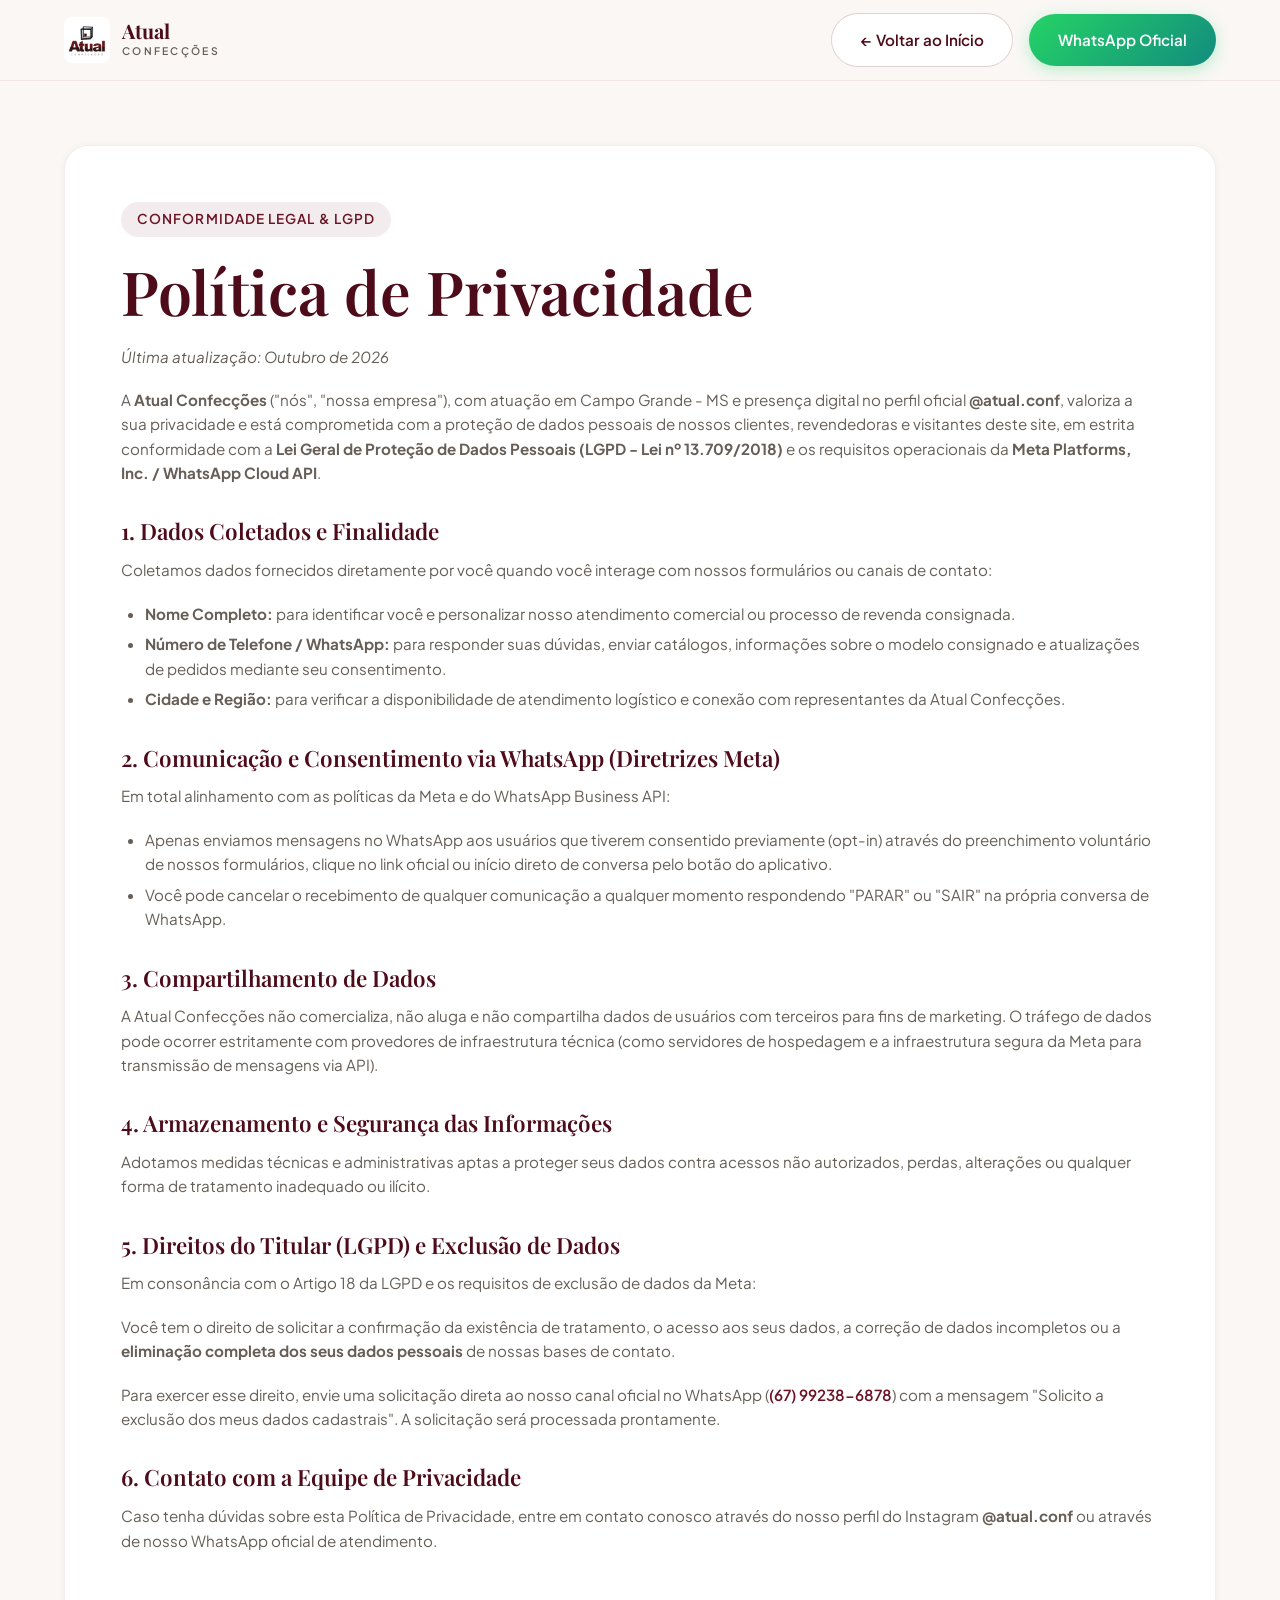
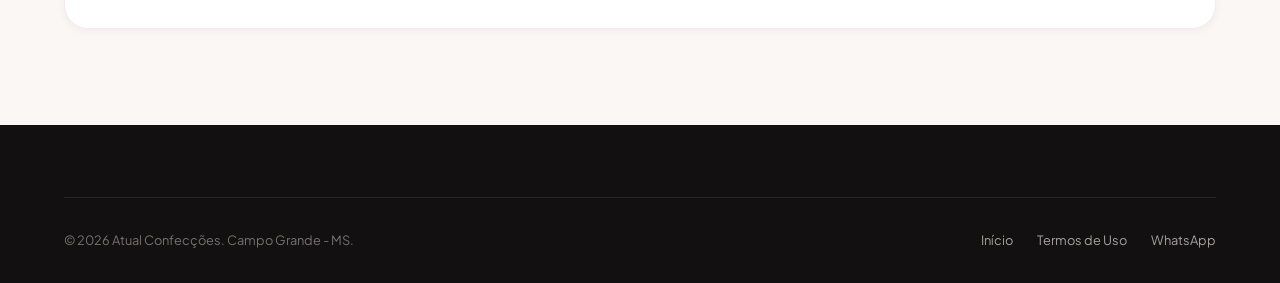
<file: privacidade.html>
<!DOCTYPE html>
<html lang="pt-BR">
<head>
  <meta charset="UTF-8">
  <meta name="viewport" content="width=device-width, initial-scale=1.0">
  <title>Política de Privacidade | Atual Confecções</title>
  <meta name="description" content="Política de Privacidade e Proteção de Dados da Atual Confecções em conformidade com a LGPD e Diretrizes da Meta / WhatsApp Business API.">
  <link rel="icon" type="image/png" href="assets/logo.png">

  <!-- Google Fonts -->
  <link rel="preconnect" href="https://fonts.googleapis.com">
  <link rel="preconnect" href="https://fonts.gstatic.com" crossorigin>
  <link href="https://fonts.googleapis.com/css2?family=Playfair+Display:ital,wght@0,600;0,700&family=Plus+Jakarta+Sans:wght@400;500;600;700&display=swap" rel="stylesheet">

  <link rel="stylesheet" href="styles.css">
</head>
<body>

  <!-- Site Header -->
  <header class="site-header">
    <div class="container">
      <div class="header-inner">
        <a href="index.html" class="brand-logo" aria-label="Voltar para a Página Inicial">
          <img src="assets/logo.png" alt="Logo Atual Confecções" width="48" height="48">
          <div class="brand-logo-text">
            <span class="brand-logo-title">Atual</span>
            <span class="brand-logo-sub">CONFECÇÕES</span>
          </div>
        </a>

        <div class="header-cta-group">
          <a href="index.html" class="btn btn-secondary">← Voltar ao Início</a>
          <a href="https://wa.me/5567992386878" target="_blank" rel="noopener noreferrer" class="btn btn-whatsapp">WhatsApp Oficial</a>
        </div>
      </div>
    </div>
  </header>

  <main class="legal-page">
    <div class="container">
      <article class="legal-card">
        <span class="badge-tag">Conformidade Legal & LGPD</span>
        <h1>Política de Privacidade</h1>
        <p><em>Última atualização: Outubro de 2026</em></p>

        <p>
          A <strong>Atual Confecções</strong> ("nós", "nossa empresa"), com atuação em Campo Grande - MS e presença digital no perfil oficial <strong>@atual.conf</strong>, valoriza a sua privacidade e está comprometida com a proteção de dados pessoais de nossos clientes, revendedoras e visitantes deste site, em estrita conformidade com a <strong>Lei Geral de Proteção de Dados Pessoais (LGPD - Lei nº 13.709/2018)</strong> e os requisitos operacionais da <strong>Meta Platforms, Inc. / WhatsApp Cloud API</strong>.
        </p>

        <h2>1. Dados Coletados e Finalidade</h2>
        <p>Coletamos dados fornecidos diretamente por você quando você interage com nossos formulários ou canais de contato:</p>
        <ul>
          <li><strong>Nome Completo:</strong> para identificar você e personalizar nosso atendimento comercial ou processo de revenda consignada.</li>
          <li><strong>Número de Telefone / WhatsApp:</strong> para responder suas dúvidas, enviar catálogos, informações sobre o modelo consignado e atualizações de pedidos mediante seu consentimento.</li>
          <li><strong>Cidade e Região:</strong> para verificar a disponibilidade de atendimento logístico e conexão com representantes da Atual Confecções.</li>
        </ul>

        <h2 id="optin">2. Comunicação e Consentimento via WhatsApp (Diretrizes Meta)</h2>
        <p>
          Em total alinhamento com as políticas da Meta e do WhatsApp Business API:
        </p>
        <ul>
          <li>Apenas enviamos mensagens no WhatsApp aos usuários que tiverem consentido previamente (opt-in) através do preenchimento voluntário de nossos formulários, clique no link oficial ou início direto de conversa pelo botão do aplicativo.</li>
          <li>Você pode cancelar o recebimento de qualquer comunicação a qualquer momento respondendo "PARAR" ou "SAIR" na própria conversa de WhatsApp.</li>
        </ul>

        <h2>3. Compartilhamento de Dados</h2>
        <p>
          A Atual Confecções não comercializa, não aluga e não compartilha dados de usuários com terceiros para fins de marketing. O tráfego de dados pode ocorrer estritamente com provedores de infraestrutura técnica (como servidores de hospedagem e a infraestrutura segura da Meta para transmissão de mensagens via API).
        </p>

        <h2>4. Armazenamento e Segurança das Informações</h2>
        <p>
          Adotamos medidas técnicas e administrativas aptas a proteger seus dados contra acessos não autorizados, perdas, alterações ou qualquer forma de tratamento inadequado ou ilícito.
        </p>

        <h2>5. Direitos do Titular (LGPD) e Exclusão de Dados</h2>
        <p>
          Em consonância com o Artigo 18 da LGPD e os requisitos de exclusão de dados da Meta:
        </p>
        <p>
          Você tem o direito de solicitar a confirmação da existência de tratamento, o acesso aos seus dados, a correção de dados incompletos ou a <strong>eliminação completa dos seus dados pessoais</strong> de nossas bases de contato.
        </p>
        <p>
          Para exercer esse direito, envie uma solicitação direta ao nosso canal oficial no WhatsApp (<a href="https://wa.me/5567992386878" target="_blank" rel="noopener noreferrer" style="color: var(--color-primary); font-weight: 600;">(67) 99238-6878</a>) com a mensagem "Solicito a exclusão dos meus dados cadastrais". A solicitação será processada prontamente.
        </p>

        <h2>6. Contato com a Equipe de Privacidade</h2>
        <p>
          Caso tenha dúvidas sobre esta Política de Privacidade, entre em contato conosco através do nosso perfil do Instagram <strong>@atual.conf</strong> ou através de nosso WhatsApp oficial de atendimento.
        </p>
      </article>
    </div>
  </main>

  <footer class="site-footer">
    <div class="container">
      <div class="footer-bottom">
        <div>&copy; 2026 Atual Confecções. Campo Grande - MS.</div>
        <div class="footer-bottom-links">
          <a href="index.html">Início</a>
          <a href="termos.html">Termos de Uso</a>
          <a href="https://wa.me/5567992386878" target="_blank" rel="noopener noreferrer">WhatsApp</a>
        </div>
      </div>
    </div>
  </footer>

</body>
</html>
</file>
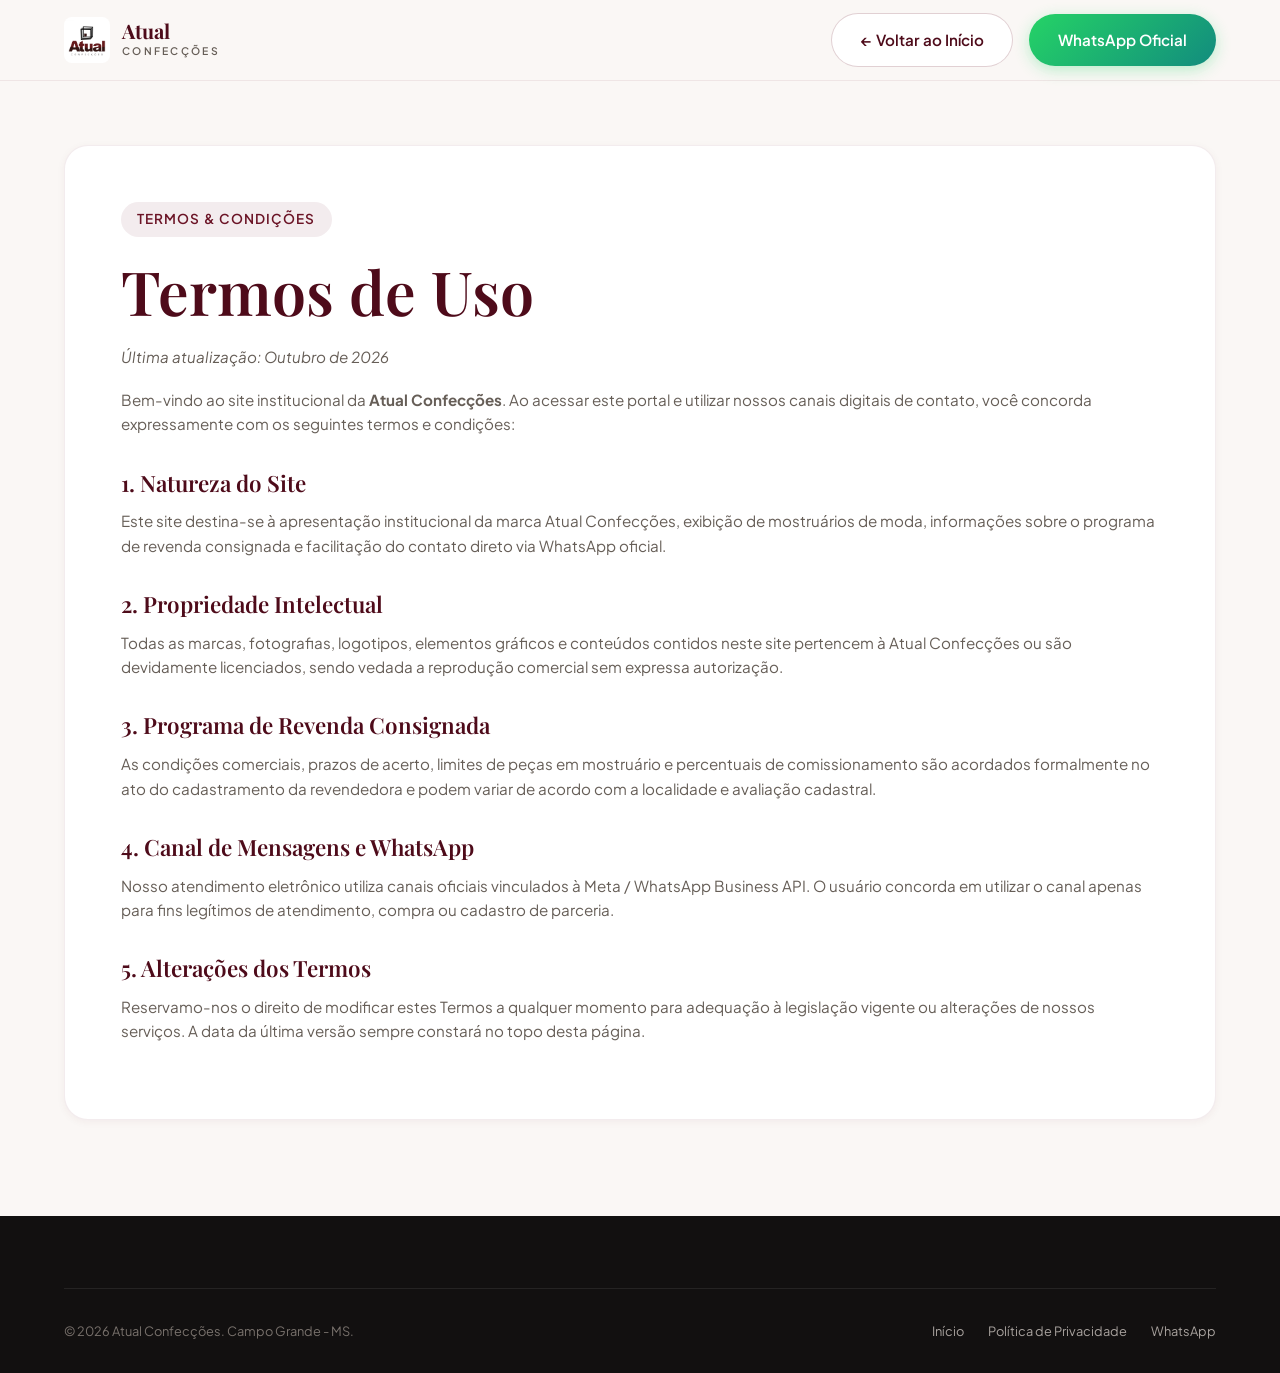
<file: termos.html>
<!DOCTYPE html>
<html lang="pt-BR">
<head>
  <meta charset="UTF-8">
  <meta name="viewport" content="width=device-width, initial-scale=1.0">
  <title>Termos de Uso | Atual Confecções</title>
  <meta name="description" content="Termos de Uso e Condições Gerais dos canais e serviços da Atual Confecções.">
  <link rel="icon" type="image/png" href="assets/logo.png">

  <!-- Google Fonts -->
  <link rel="preconnect" href="https://fonts.googleapis.com">
  <link rel="preconnect" href="https://fonts.gstatic.com" crossorigin>
  <link href="https://fonts.googleapis.com/css2?family=Playfair+Display:ital,wght@0,600;0,700&family=Plus+Jakarta+Sans:wght@400;500;600;700&display=swap" rel="stylesheet">

  <link rel="stylesheet" href="styles.css">
</head>
<body>

  <!-- Site Header -->
  <header class="site-header">
    <div class="container">
      <div class="header-inner">
        <a href="index.html" class="brand-logo" aria-label="Voltar para a Página Inicial">
          <img src="assets/logo.png" alt="Logo Atual Confecções" width="48" height="48">
          <div class="brand-logo-text">
            <span class="brand-logo-title">Atual</span>
            <span class="brand-logo-sub">CONFECÇÕES</span>
          </div>
        </a>

        <div class="header-cta-group">
          <a href="index.html" class="btn btn-secondary">← Voltar ao Início</a>
          <a href="https://wa.me/5567992386878" target="_blank" rel="noopener noreferrer" class="btn btn-whatsapp">WhatsApp Oficial</a>
        </div>
      </div>
    </div>
  </header>

  <main class="legal-page">
    <div class="container">
      <article class="legal-card">
        <span class="badge-tag">Termos & Condições</span>
        <h1>Termos de Uso</h1>
        <p><em>Última atualização: Outubro de 2026</em></p>

        <p>
          Bem-vindo ao site institucional da <strong>Atual Confecções</strong>. Ao acessar este portal e utilizar nossos canais digitais de contato, você concorda expressamente com os seguintes termos e condições:
        </p>

        <h2>1. Natureza do Site</h2>
        <p>
          Este site destina-se à apresentação institucional da marca Atual Confecções, exibição de mostruários de moda, informações sobre o programa de revenda consignada e facilitação do contato direto via WhatsApp oficial.
        </p>

        <h2>2. Propriedade Intelectual</h2>
        <p>
          Todas as marcas, fotografias, logotipos, elementos gráficos e conteúdos contidos neste site pertencem à Atual Confecções ou são devidamente licenciados, sendo vedada a reprodução comercial sem expressa autorização.
        </p>

        <h2>3. Programa de Revenda Consignada</h2>
        <p>
          As condições comerciais, prazos de acerto, limites de peças em mostruário e percentuais de comissionamento são acordados formalmente no ato do cadastramento da revendedora e podem variar de acordo com a localidade e avaliação cadastral.
        </p>

        <h2>4. Canal de Mensagens e WhatsApp</h2>
        <p>
          Nosso atendimento eletrônico utiliza canais oficiais vinculados à Meta / WhatsApp Business API. O usuário concorda em utilizar o canal apenas para fins legítimos de atendimento, compra ou cadastro de parceria.
        </p>

        <h2>5. Alterações dos Termos</h2>
        <p>
          Reservamo-nos o direito de modificar estes Termos a qualquer momento para adequação à legislação vigente ou alterações de nossos serviços. A data da última versão sempre constará no topo desta página.
        </p>
      </article>
    </div>
  </main>

  <footer class="site-footer">
    <div class="container">
      <div class="footer-bottom">
        <div>&copy; 2026 Atual Confecções. Campo Grande - MS.</div>
        <div class="footer-bottom-links">
          <a href="index.html">Início</a>
          <a href="privacidade.html">Política de Privacidade</a>
          <a href="https://wa.me/5567992386878" target="_blank" rel="noopener noreferrer">WhatsApp</a>
        </div>
      </div>
    </div>
  </footer>

</body>
</html>
</file>
<file: styles.css>
/* ==========================================================================
   ATUAL CONFECÇÕES - DESIGN SYSTEM & STYLESHEET
   Brand Identity: Burgundy / Wine / Off-white / Charcoal / Gold
   Mobile-First & Meta/WhatsApp API Compliant
   ========================================================================== */

:root {
  --color-primary: #6b1426;
  --color-primary-dark: #4e0b1a;
  --color-primary-light: #8e1f36;
  --color-accent: #c48b59;
  --color-accent-light: #e8c9ad;
  --color-whatsapp: #25d366;
  --color-whatsapp-dark: #128c7e;
  
  --color-bg: #faf7f5;
  --color-surface: #ffffff;
  --color-surface-soft: #f4ede8;
  
  --color-text-main: #1c1917;
  --color-text-muted: #665e57;
  --color-text-light: #a8a29e;
  
  --font-serif: 'Playfair Display', Georgia, serif;
  --font-sans: 'Plus Jakarta Sans', -apple-system, BlinkMacSystemFont, 'Segoe UI', Roboto, sans-serif;
  
  --shadow-sm: 0 2px 8px rgba(107, 20, 38, 0.05);
  --shadow-md: 0 8px 24px rgba(107, 20, 38, 0.08);
  --shadow-lg: 0 16px 40px rgba(107, 20, 38, 0.12);
  --shadow-xl: 0 24px 60px rgba(0, 0, 0, 0.15);
  
  --radius-sm: 8px;
  --radius-md: 16px;
  --radius-lg: 24px;
  --radius-full: 9999px;
  
  --container-max: 1200px;
  --transition: all 0.3s cubic-bezier(0.16, 1, 0.3, 1);
}

/* Reset & Base */
*, *::before, *::after {
  box-sizing: border-box;
  margin: 0;
  padding: 0;
}

html {
  scroll-behavior: smooth;
  font-size: 16px;
  overflow-x: hidden;
  max-width: 100%;
  width: 100%;
}

body {
  font-family: var(--font-sans);
  background-color: var(--color-bg);
  color: var(--color-text-main);
  line-height: 1.6;
  -webkit-font-smoothing: antialiased;
  overflow-x: hidden;
  max-width: 100%;
  width: 100%;
  position: relative;
}

img {
  max-width: 100%;
  height: auto;
  display: block;
}

a {
  color: inherit;
  text-decoration: none;
  transition: var(--transition);
}

button, input, select, textarea {
  font-family: inherit;
}

.container {
  width: 100%;
  max-width: var(--container-max);
  margin: 0 auto;
  padding: 0 1.5rem;
}

/* Typography */
h1, h2, h3, h4 {
  font-family: var(--font-serif);
  font-weight: 600;
  color: var(--color-primary-dark);
  line-height: 1.25;
}

h1 { font-size: clamp(2.4rem, 5vw, 3.8rem); }
h2 { font-size: clamp(1.8rem, 3.5vw, 2.6rem); }
h3 { font-size: clamp(1.2rem, 2.2vw, 1.5rem); }

.badge-tag {
  display: inline-flex;
  align-items: center;
  gap: 0.5rem;
  background-color: rgba(107, 20, 38, 0.08);
  color: var(--color-primary);
  font-size: 0.85rem;
  font-weight: 600;
  text-transform: uppercase;
  letter-spacing: 0.08em;
  padding: 0.4rem 1rem;
  border-radius: var(--radius-full);
  margin-bottom: 1rem;
}

.badge-tag.gold {
  background-color: rgba(196, 139, 89, 0.15);
  color: #8c531e;
}

/* Buttons */
.btn {
  display: inline-flex;
  align-items: center;
  justify-content: center;
  gap: 0.6rem;
  font-size: 0.95rem;
  font-weight: 600;
  padding: 0.85rem 1.8rem;
  border-radius: var(--radius-full);
  cursor: pointer;
  border: none;
  transition: var(--transition);
  text-align: center;
}

.btn-primary {
  background: linear-gradient(135deg, var(--color-primary), var(--color-primary-dark));
  color: #ffffff;
  box-shadow: 0 4px 15px rgba(107, 20, 38, 0.25);
}

.btn-primary:hover {
  transform: translateY(-2px);
  box-shadow: 0 8px 25px rgba(107, 20, 38, 0.35);
  background: linear-gradient(135deg, var(--color-primary-light), var(--color-primary));
}

.btn-whatsapp {
  background: linear-gradient(135deg, var(--color-whatsapp), var(--color-whatsapp-dark));
  color: #ffffff;
  box-shadow: 0 4px 15px rgba(37, 211, 102, 0.3);
}

.btn-whatsapp:hover {
  transform: translateY(-2px);
  box-shadow: 0 8px 25px rgba(37, 211, 102, 0.45);
}

.btn-secondary {
  background-color: var(--color-surface);
  color: var(--color-primary-dark);
  border: 1px solid rgba(107, 20, 38, 0.2);
}

.btn-secondary:hover {
  background-color: var(--color-surface-soft);
  border-color: var(--color-primary);
  transform: translateY(-2px);
}

.btn-sm {
  padding: 0.55rem 1.2rem;
  font-size: 0.85rem;
}

/* Header & Navigation */
.site-header {
  position: sticky;
  top: 0;
  z-index: 100;
  background-color: rgba(250, 247, 245, 0.94);
  backdrop-filter: blur(12px);
  -webkit-backdrop-filter: blur(12px);
  border-bottom: 1px solid rgba(107, 20, 38, 0.08);
  transition: var(--transition);
}

.site-header.scrolled {
  background-color: rgba(255, 255, 255, 0.98);
  box-shadow: var(--shadow-sm);
}

.header-inner {
  display: flex;
  align-items: center;
  justify-content: space-between;
  height: 80px;
}

.brand-logo {
  display: flex;
  align-items: center;
  gap: 0.75rem;
}

.brand-logo img {
  width: 46px;
  height: 46px;
  object-fit: contain;
  border-radius: 8px;
}

.brand-logo-text {
  display: flex;
  flex-direction: column;
}

.brand-logo-title {
  font-family: var(--font-serif);
  font-weight: 700;
  font-size: 1.25rem;
  color: var(--color-primary-dark);
  line-height: 1;
}

.brand-logo-sub {
  font-size: 0.65rem;
  letter-spacing: 0.22em;
  text-transform: uppercase;
  color: var(--color-text-muted);
  font-weight: 600;
  margin-top: 2px;
}

.nav-links {
  display: flex;
  align-items: center;
  gap: 2rem;
  list-style: none;
}

.nav-link {
  font-size: 0.92rem;
  font-weight: 500;
  color: var(--color-text-muted);
  position: relative;
}

.nav-link:hover {
  color: var(--color-primary);
}

.nav-link::after {
  content: '';
  position: absolute;
  bottom: -4px;
  left: 0;
  width: 0;
  height: 2px;
  background-color: var(--color-primary);
  transition: var(--transition);
}

.nav-link:hover::after {
  width: 100%;
}

.header-cta-group {
  display: flex;
  align-items: center;
  gap: 1rem;
}

.menu-toggle {
  display: none;
  background: none;
  border: none;
  cursor: pointer;
  padding: 0.5rem;
  color: var(--color-primary-dark);
}

/* Hero Section */
.hero-section {
  padding: 3.5rem 0 4.5rem;
  position: relative;
  overflow: hidden;
}

.hero-grid {
  display: grid;
  grid-template-columns: 1.15fr 0.85fr;
  align-items: center;
  gap: 3.5rem;
}

.hero-content {
  position: relative;
  z-index: 2;
}

.hero-title {
  margin-bottom: 1.2rem;
  animation: floatTitleY 5s ease-in-out infinite;
  will-change: transform;
}

@keyframes floatTitleY {
  0%, 100% {
    transform: translateY(0);
  }
  50% {
    transform: translateY(-8px);
  }
}

.hero-title span {
  color: var(--color-primary);
  font-style: italic;
}

.hero-bio-quote {
  font-size: 1.15rem;
  color: var(--color-text-muted);
  margin-bottom: 2rem;
  position: relative;
  padding-left: 1.2rem;
  border-left: 3px solid var(--color-primary);
}

.hero-actions {
  display: flex;
  flex-wrap: wrap;
  gap: 1rem;
  margin-bottom: 2.5rem;
}

.hero-stats {
  display: grid;
  grid-template-columns: repeat(3, 1fr);
  gap: 1.1rem;
  padding-top: 1.75rem;
  border-top: 1px solid rgba(107, 20, 38, 0.1);
  margin-top: 0.5rem;
}

.stat-item {
  background: rgba(255, 255, 255, 0.72);
  backdrop-filter: blur(14px);
  -webkit-backdrop-filter: blur(14px);
  border: 1px solid rgba(107, 20, 38, 0.1);
  border-radius: 20px;
  padding: 1.15rem 1.1rem;
  display: flex;
  flex-direction: column;
  gap: 0.75rem;
  box-shadow: 0 10px 25px -8px rgba(107, 20, 38, 0.08);
  position: relative;
  overflow: hidden;
  transition: transform 0.3s cubic-bezier(0.16, 1, 0.3, 1), box-shadow 0.3s ease, border-color 0.3s ease, background 0.3s ease;
  cursor: default;
}

.stat-item::before {
  content: '';
  position: absolute;
  top: 0;
  left: 0;
  width: 100%;
  height: 3px;
  background: linear-gradient(90deg, var(--color-primary), var(--color-accent));
  opacity: 0;
  transition: opacity 0.3s ease;
}

.stat-item:hover {
  transform: translateY(-4px) scale(1.02);
  box-shadow: 0 16px 35px -8px rgba(107, 20, 38, 0.16);
  border-color: rgba(107, 20, 38, 0.25);
  background: rgba(255, 255, 255, 0.94);
}

.stat-item:hover::before {
  opacity: 1;
}

.stat-icon-box {
  width: 38px;
  height: 38px;
  border-radius: 12px;
  background: linear-gradient(135deg, rgba(107, 20, 38, 0.12), rgba(196, 139, 89, 0.22));
  color: var(--color-primary);
  display: flex;
  align-items: center;
  justify-content: center;
  flex-shrink: 0;
  transition: transform 0.3s cubic-bezier(0.175, 0.885, 0.32, 1.275), background 0.3s ease, color 0.3s ease;
  box-shadow: 0 3px 10px rgba(107, 20, 38, 0.08);
}

.stat-item:hover .stat-icon-box {
  transform: scale(1.1) rotate(5deg);
  background: linear-gradient(135deg, var(--color-primary), var(--color-primary-light));
  color: #ffffff;
}

.stat-content h4 {
  font-size: 1.05rem;
  font-family: var(--font-sans);
  font-weight: 700;
  color: var(--color-primary-dark);
  margin-bottom: 0.25rem;
  letter-spacing: -0.01em;
}

.stat-content p {
  font-size: 0.8rem;
  color: var(--color-text-muted);
  line-height: 1.35;
}

.hero-image-wrapper {
  position: relative;
  display: flex;
  justify-content: center;
  align-items: center;
}

/* Ambient blur glow around the hero video */
.hero-image-wrapper::before {
  content: '';
  position: absolute;
  width: 90%;
  height: 90%;
  background: radial-gradient(circle, rgba(107, 20, 38, 0.45) 0%, rgba(196, 139, 89, 0.35) 50%, transparent 75%);
  filter: blur(45px);
  z-index: 0;
  border-radius: 40px;
  pointer-events: none;
  animation: pulseGlow 6s ease-in-out infinite alternate;
}

@keyframes pulseGlow {
  0% { transform: scale(0.94); opacity: 0.65; }
  100% { transform: scale(1.06); opacity: 0.95; }
}

.hero-banner-card {
  position: relative;
  border-radius: 32px;
  overflow: hidden;
  box-shadow: 0 30px 65px -15px rgba(107, 20, 38, 0.35), 0 0 40px rgba(196, 139, 89, 0.2);
  max-width: 380px;
  background-color: #121010;
  transform-style: preserve-3d;
  border: 3px solid rgba(255, 255, 255, 0.6);
  z-index: 1;
}

/* Stories Progress Bar */
.stories-progress-bar {
  position: absolute;
  top: 14px;
  left: 14px;
  right: 14px;
  display: flex;
  gap: 6px;
  z-index: 10;
}

.story-seg {
  flex: 1;
  height: 3px;
  background: rgba(255, 255, 255, 0.35);
  border-radius: 4px;
  overflow: hidden;
  cursor: pointer;
}

.story-seg-fill {
  display: block;
  height: 100%;
  width: 0%;
  background: #ffffff;
  border-radius: inherit;
  transition: width 0.1s linear;
}

.story-seg.completed .story-seg-fill {
  width: 100% !important;
}

/* Story Top Info & Sound Button */
.story-top-overlay {
  position: absolute;
  top: 24px;
  left: 14px;
  right: 14px;
  display: flex;
  align-items: center;
  justify-content: space-between;
  z-index: 10;
}

.story-user-info {
  display: flex;
  align-items: center;
  gap: 8px;
  background: rgba(0, 0, 0, 0.45);
  backdrop-filter: blur(8px);
  -webkit-backdrop-filter: blur(8px);
  padding: 4px 10px 4px 4px;
  border-radius: 20px;
  border: 1px solid rgba(255, 255, 255, 0.15);
}

.story-avatar {
  width: 24px;
  height: 24px;
  border-radius: 50%;
  overflow: hidden;
  border: 1px solid #ffffff;
}

.story-avatar img {
  width: 100%;
  height: 100%;
  object-fit: cover;
}

.story-meta {
  display: flex;
  flex-direction: column;
}

.story-username {
  font-size: 0.72rem;
  font-weight: 700;
  color: #ffffff;
  line-height: 1.1;
}

.story-tag {
  font-size: 0.6rem;
  color: rgba(255, 255, 255, 0.85);
  line-height: 1.1;
}

.story-sound-btn {
  width: 30px;
  height: 30px;
  border-radius: 50%;
  background: rgba(0, 0, 0, 0.45);
  backdrop-filter: blur(8px);
  -webkit-backdrop-filter: blur(8px);
  border: 1px solid rgba(255, 255, 255, 0.2);
  color: #ffffff;
  display: flex;
  align-items: center;
  justify-content: center;
  cursor: pointer;
  transition: all 0.2s ease;
}

.story-sound-btn:hover {
  background: rgba(0, 0, 0, 0.75);
  transform: scale(1.08);
}

.story-nav-btn {
  position: absolute;
  top: 50%;
  transform: translateY(-50%);
  width: 36px;
  height: 36px;
  border-radius: 50%;
  background: rgba(0, 0, 0, 0.38);
  backdrop-filter: blur(6px);
  -webkit-backdrop-filter: blur(6px);
  border: 1px solid rgba(255, 255, 255, 0.25);
  color: #ffffff;
  font-size: 1.3rem;
  line-height: 1;
  display: flex;
  align-items: center;
  justify-content: center;
  cursor: pointer;
  z-index: 8;
  opacity: 0;
  transition: all 0.25s ease;
}

.hero-banner-card:hover .story-nav-btn {
  opacity: 1;
}

.story-prev-btn {
  left: 10px;
}

.story-next-btn {
  right: 10px;
}

.story-nav-btn:hover {
  background: rgba(0, 0, 0, 0.8);
  transform: translateY(-50%) scale(1.1);
}

.hero-video {
  width: 100%;
  aspect-ratio: 9/16;
  object-fit: cover;
  object-position: center 14%;
  display: block;
  border-radius: inherit;
  transition: opacity 0.3s ease;
}

/* Badge pinned at bottom cleanly covering Android camera buttons */
.floating-badge {
  position: absolute;
  bottom: 0;
  left: 0;
  right: 0;
  background: linear-gradient(135deg, rgba(107, 20, 38, 0.88), rgba(74, 13, 26, 0.94));
  backdrop-filter: blur(16px);
  -webkit-backdrop-filter: blur(16px);
  padding: 0.75rem 1.25rem;
  border-radius: 0 0 32px 32px;
  box-shadow: 0 -10px 25px rgba(0, 0, 0, 0.25);
  display: flex;
  align-items: center;
  gap: 0.85rem;
  border-top: 1px solid rgba(255, 255, 255, 0.22);
  z-index: 5;
  transition: all 0.3s ease;
}

.floating-badge-icon {
  width: 36px;
  height: 36px;
  border-radius: 50%;
  background: rgba(255, 255, 255, 0.16);
  border: 1px solid rgba(255, 255, 255, 0.28);
  color: #ffffff;
  display: flex;
  align-items: center;
  justify-content: center;
  flex-shrink: 0;
  box-shadow: 0 2px 8px rgba(0, 0, 0, 0.15);
  transition: all 0.3s ease;
}

.floating-badge-text h5 {
  font-size: 0.92rem;
  font-weight: 700;
  color: #ffffff;
  margin-bottom: 2px;
  letter-spacing: -0.01em;
}

.floating-badge-text p {
  font-size: 0.76rem;
  color: rgba(255, 255, 255, 0.88);
  line-height: 1.25;
}

/* Trust Bar / Meta Compliance */
.trust-bar {
  background-color: var(--color-surface);
  border-top: 1px solid rgba(107, 20, 38, 0.06);
  border-bottom: 1px solid rgba(107, 20, 38, 0.06);
  padding: 2rem 0;
}

.trust-grid {
  display: grid;
  grid-template-columns: repeat(4, 1fr);
  gap: 2rem;
}

.trust-item {
  display: flex;
  align-items: center;
  gap: 1rem;
}

.trust-icon {
  width: 48px;
  height: 48px;
  flex-shrink: 0;
  border-radius: 12px;
  background-color: var(--color-surface-soft);
  color: var(--color-primary);
  display: flex;
  align-items: center;
  justify-content: center;
}

.trust-text h5 {
  font-size: 0.95rem;
  font-weight: 600;
  color: var(--color-text-main);
  margin-bottom: 0.15rem;
}

.trust-text p {
  font-size: 0.8rem;
  color: var(--color-text-muted);
}

/* Section Common */
.section {
  padding: 5rem 0;
  position: relative;
  overflow: hidden;
}

.section-header {
  text-align: center;
  max-width: 680px;
  margin: 0 auto 3.5rem;
}

.section-header p {
  color: var(--color-text-muted);
  font-size: 1.05rem;
  margin-top: 0.8rem;
}

/* Catálogo Separado: Jeans e Cama, Mesa e Banho */
.catalog-category-block {
  margin-bottom: 4.5rem;
  position: relative;
}

.catalog-category-block:last-child {
  margin-bottom: 0;
}

.category-header {
  text-align: left;
  margin-bottom: 2rem;
  padding-bottom: 1.25rem;
  border-bottom: 1px solid rgba(107, 20, 38, 0.08);
  position: relative;
}

.category-title-badge {
  margin-bottom: 0.5rem;
}

.category-main-title {
  font-family: var(--font-serif);
  font-size: clamp(1.6rem, 2.8vw, 2.2rem);
  color: var(--color-primary-dark);
  font-weight: 700;
  margin-bottom: 0.45rem;
}

.category-subtitle {
  font-size: 1.02rem;
  color: var(--color-text-muted);
  line-height: 1.5;
  max-width: 780px;
}

.catalog-divider {
  height: 1px;
  background: linear-gradient(90deg, transparent, rgba(107, 20, 38, 0.15), rgba(196, 139, 89, 0.35), rgba(107, 20, 38, 0.15), transparent);
  margin: 4.5rem 0 3.5rem;
}

.lookbook-grid {
  display: grid;
  grid-template-columns: repeat(5, 1fr);
  gap: 1.5rem;
}

.lookbook-card {
  background-color: var(--color-surface);
  border-radius: var(--radius-md);
  overflow: hidden;
  box-shadow: var(--shadow-sm);
  border: 1px solid rgba(107, 20, 38, 0.08);
  transition: var(--transition);
  display: flex;
  flex-direction: column;
}

.lookbook-card:hover {
  transform: translateY(-8px);
  box-shadow: var(--shadow-lg);
  border-color: var(--color-primary-light);
}

.lookbook-img-wrap {
  position: relative;
  aspect-ratio: 4/5;
  overflow: hidden;
  background-color: #f0ebe7;
}

.lookbook-img-wrap img {
  width: 100%;
  height: 100%;
  object-fit: cover;
  transition: transform 0.6s ease;
}

.lookbook-card:hover .lookbook-img-wrap img {
  transform: scale(1.06);
}

.lookbook-badge {
  position: absolute;
  top: 0.8rem;
  left: 0.8rem;
  background-color: rgba(255, 255, 255, 0.92);
  backdrop-filter: blur(6px);
  padding: 0.25rem 0.7rem;
  border-radius: var(--radius-full);
  font-size: 0.72rem;
  font-weight: 700;
  color: var(--color-primary);
  text-transform: uppercase;
}

.lookbook-body {
  padding: 1.25rem;
  display: flex;
  flex-direction: column;
  flex-grow: 1;
}

.lookbook-body h4 {
  font-size: 1.05rem;
  margin-bottom: 0.35rem;
  color: var(--color-primary-dark);
}

.lookbook-body p {
  font-size: 0.82rem;
  color: var(--color-text-muted);
  margin-bottom: 1rem;
  flex-grow: 1;
}

/* Consignado / Revenda Section with IG Carousel */
.resale-section {
  background: linear-gradient(135deg, #f8f1ec 0%, #faede5 100%);
  position: relative;
  overflow: hidden;
}

.resale-grid {
  display: grid;
  grid-template-columns: 0.95fr 1.05fr;
  align-items: center;
  gap: 4rem;
}

/* Instagram Carousel Component - Authentic Instagram Post UI */
.carousel-card-container {
  position: relative;
  background-color: #ffffff;
  border-radius: var(--radius-xl);
  padding: 1.25rem;
  box-shadow: 0 25px 50px -12px rgba(107, 20, 38, 0.15), 0 0 0 1px rgba(0, 0, 0, 0.06);
  max-width: 480px;
  margin: 0 auto;
  border: 1px solid rgba(107, 20, 38, 0.1);
  transform-style: preserve-3d;
}

.ig-card-header {
  display: flex;
  align-items: center;
  justify-content: space-between;
  margin-bottom: 0.9rem;
  padding-bottom: 0.6rem;
  border-bottom: 1px solid rgba(0, 0, 0, 0.06);
}

.ig-card-profile {
  display: flex;
  align-items: center;
  gap: 0.75rem;
}

.ig-avatar-ring {
  width: 44px;
  height: 44px;
  padding: 2.5px;
  border-radius: 50%;
  background: linear-gradient(45deg, #f09433 0%, #e6683c 25%, #dc2743 50%, #cc2366 75%, #bc1888 100%);
  display: flex;
  align-items: center;
  justify-content: center;
  flex-shrink: 0;
  box-shadow: 0 2px 8px rgba(220, 39, 67, 0.25);
}

.ig-avatar-ring img {
  width: 100%;
  height: 100%;
  border-radius: 50%;
  object-fit: cover;
  background-color: #ffffff;
  border: 2px solid #ffffff;
}

.ig-profile-info {
  display: flex;
  flex-direction: column;
}

.ig-name-row {
  display: flex;
  align-items: center;
  gap: 0.35rem;
}

.ig-username {
  font-size: 0.92rem;
  font-weight: 700;
  color: #1a1a1a;
  letter-spacing: -0.01em;
}

.ig-verified-badge {
  flex-shrink: 0;
}

.ig-dot-separator {
  color: #8e8e8e;
  font-size: 0.75rem;
}

.ig-follow-link {
  font-size: 0.85rem;
  font-weight: 700;
  color: #0095f6;
  transition: color 0.2s ease;
}

.ig-follow-link:hover {
  color: #00376b;
  text-decoration: underline;
}

.ig-location {
  font-size: 0.73rem;
  color: #737373;
  margin-top: 1px;
}

.ig-header-actions {
  display: flex;
  align-items: center;
  gap: 0.6rem;
}

.ig-logo-badge {
  width: 32px;
  height: 32px;
  border-radius: 8px;
  display: flex;
  align-items: center;
  justify-content: center;
  background: linear-gradient(45deg, #f09433, #dc2743, #bc1888);
  color: #ffffff;
  box-shadow: 0 4px 10px rgba(220, 39, 67, 0.3);
  transition: transform 0.2s ease;
}

.ig-logo-badge:hover {
  transform: scale(1.1);
}

.ig-dots-btn {
  background: none;
  border: none;
  color: #737373;
  font-size: 1rem;
  cursor: pointer;
  padding: 0.2rem 0.4rem;
  letter-spacing: 0.1em;
}

.carousel-stage {
  position: relative;
  border-radius: var(--radius-md);
  overflow: hidden;
  aspect-ratio: 1/1;
  background-color: #121010;
  box-shadow: inset 0 0 0 1px rgba(0, 0, 0, 0.08);
}

.ig-slide-counter-badge {
  position: absolute;
  top: 12px;
  right: 12px;
  background: rgba(18, 16, 16, 0.72);
  backdrop-filter: blur(8px);
  -webkit-backdrop-filter: blur(8px);
  color: #ffffff;
  font-size: 0.75rem;
  font-weight: 600;
  padding: 0.25rem 0.65rem;
  border-radius: var(--radius-full);
  z-index: 5;
  letter-spacing: 0.05em;
}

.carousel-track {
  display: flex;
  width: 100%;
  height: 100%;
  transition: transform 0.4s cubic-bezier(0.16, 1, 0.3, 1);
}

.carousel-slide {
  min-width: 100%;
  height: 100%;
}

.carousel-slide img {
  width: 100%;
  height: 100%;
  object-fit: cover;
}

.carousel-nav-btn {
  position: absolute;
  top: 50%;
  transform: translateY(-50%);
  width: 34px;
  height: 34px;
  border-radius: 50%;
  background: rgba(255, 255, 255, 0.9);
  backdrop-filter: blur(6px);
  -webkit-backdrop-filter: blur(6px);
  color: #262626;
  border: none;
  cursor: pointer;
  display: flex;
  align-items: center;
  justify-content: center;
  box-shadow: 0 4px 12px rgba(0, 0, 0, 0.2);
  transition: var(--transition);
  z-index: 5;
  font-size: 1.2rem;
  font-weight: 700;
}

.carousel-nav-btn:hover {
  background: #ffffff;
  transform: translateY(-50%) scale(1.12);
  box-shadow: 0 6px 16px rgba(0, 0, 0, 0.25);
}

.carousel-prev { left: 10px; }
.carousel-next { right: 10px; }

/* Instagram Action Bar */
.ig-actions-bar {
  display: flex;
  align-items: center;
  justify-content: space-between;
  padding: 0.75rem 0.2rem 0.4rem;
}

.ig-actions-left {
  display: flex;
  align-items: center;
  gap: 0.75rem;
}

.ig-action-btn {
  background: none;
  border: none;
  padding: 0;
  cursor: pointer;
  color: #262626;
  display: flex;
  align-items: center;
  justify-content: center;
  transition: transform 0.2s cubic-bezier(0.175, 0.885, 0.32, 1.275), color 0.2s ease;
}

.ig-action-btn:hover {
  transform: scale(1.15);
  color: var(--color-primary);
}

.ig-like-btn.liked svg {
  fill: #ed4956;
  stroke: #ed4956;
  animation: pulseHeart 0.35s ease;
}

@keyframes pulseHeart {
  0% { transform: scale(1); }
  50% { transform: scale(1.35); }
  100% { transform: scale(1); }
}

.carousel-dots {
  display: flex;
  justify-content: center;
  align-items: center;
  gap: 4px;
}

.carousel-dot {
  width: 6px;
  height: 6px;
  border-radius: 50%;
  background-color: #dbdbdb;
  border: none;
  cursor: pointer;
  padding: 0;
  transition: all 0.25s ease;
}

.carousel-dot.active {
  width: 6px;
  height: 6px;
  border-radius: 50%;
  background-color: #0095f6;
  transform: scale(1.2);
}

/* Caption & Likes */
.ig-caption-block {
  padding: 0.25rem 0.2rem 0;
}

.ig-likes-row {
  font-size: 0.88rem;
  font-weight: 600;
  color: #262626;
  margin-bottom: 0.4rem;
}

.ig-caption-text {
  font-size: 0.86rem;
  line-height: 1.45;
  color: #262626;
  margin-bottom: 0.9rem;
}

.ig-caption-text strong {
  font-weight: 700;
  margin-right: 0.3rem;
}

.ig-cta-btn {
  display: flex;
  align-items: center;
  justify-content: center;
  gap: 0.5rem;
  width: 100%;
  background: linear-gradient(45deg, #f09433, #dc2743 60%, #bc1888);
  color: #ffffff;
  padding: 0.65rem 1rem;
  border-radius: var(--radius-full);
  font-size: 0.85rem;
  font-weight: 700;
  box-shadow: 0 4px 15px rgba(220, 39, 67, 0.25);
  transition: var(--transition);
}

.ig-cta-btn:hover {
  box-shadow: 0 8px 25px rgba(220, 39, 67, 0.4);
  transform: translateY(-2px);
}

.steps-list {
  display: flex;
  flex-direction: column;
  gap: 1.25rem;
  margin: 2rem 0;
}

.step-card {
  display: flex;
  gap: 1.2rem;
  background-color: var(--color-surface);
  padding: 1.2rem 1.4rem;
  border-radius: var(--radius-md);
  box-shadow: var(--shadow-sm);
  border-left: 4px solid var(--color-primary);
  transition: var(--transition);
}

.step-card:hover {
  transform: translateX(4px);
  box-shadow: var(--shadow-md);
}

.step-number {
  width: 38px;
  height: 38px;
  border-radius: 50%;
  background-color: var(--color-primary);
  color: #fff;
  display: flex;
  align-items: center;
  justify-content: center;
  font-weight: 700;
  font-size: 1rem;
  flex-shrink: 0;
}

.step-text h4 {
  font-size: 1.05rem;
  font-family: var(--font-sans);
  font-weight: 700;
  color: var(--color-primary-dark);
  margin-bottom: 0.2rem;
}

.step-text p {
  font-size: 0.88rem;
  color: var(--color-text-muted);
}

/* About Section */
/* About Section */
.about-grid {
  display: grid;
  grid-template-columns: 1.1fr 0.9fr;
  gap: 3.5rem;
  align-items: center;
  width: 100%;
  max-width: 100%;
}

.about-features {
  display: grid;
  grid-template-columns: repeat(2, 1fr);
  gap: 1.5rem;
  margin-top: 2.2rem;
  width: 100%;
  max-width: 100%;
}

.about-feat-item {
  background: rgba(255, 255, 255, 0.75);
  backdrop-filter: blur(16px);
  -webkit-backdrop-filter: blur(16px);
  padding: 1.6rem 1.6rem;
  border-radius: 24px;
  border: 1px solid rgba(107, 20, 38, 0.1);
  box-shadow: 0 12px 30px -10px rgba(107, 20, 38, 0.08);
  display: flex;
  gap: 1.2rem;
  align-items: flex-start;
  width: 100%;
  max-width: 100%;
  box-sizing: border-box;
  transition: transform 0.3s cubic-bezier(0.16, 1, 0.3, 1), box-shadow 0.3s ease, background 0.3s ease, border-color 0.3s ease;
}

.about-feat-item:hover {
  transform: translateY(-4px);
  background: #ffffff;
  border-color: rgba(107, 20, 38, 0.22);
  box-shadow: 0 18px 40px -10px rgba(107, 20, 38, 0.16);
}

.about-feat-icon {
  width: 48px;
  height: 48px;
  border-radius: 16px;
  background: linear-gradient(135deg, rgba(107, 20, 38, 0.12), rgba(196, 139, 89, 0.22));
  color: var(--color-primary);
  display: flex;
  align-items: center;
  justify-content: center;
  flex-shrink: 0;
  box-shadow: 0 4px 14px rgba(107, 20, 38, 0.08);
  transition: transform 0.3s cubic-bezier(0.175, 0.885, 0.32, 1.275), background 0.3s ease, color 0.3s ease;
}

.about-feat-item:hover .about-feat-icon {
  transform: scale(1.1) rotate(5deg);
  background: linear-gradient(135deg, var(--color-primary), var(--color-accent));
  color: #ffffff;
}

.about-feat-info {
  min-width: 0;
  flex: 1;
}

.about-feat-info h4 {
  font-size: 1.1rem;
  font-weight: 700;
  color: var(--color-primary-dark);
  margin-bottom: 0.35rem;
}

.about-feat-info p {
  font-size: 0.86rem;
  color: var(--color-text-muted);
  line-height: 1.45;
}

/* About Quote Box / Missão Section - Dynamic 3D Card */
.about-quote-wrapper {
  position: relative;
  width: 100%;
  max-width: 100%;
}

.about-quote-wrapper::before {
  content: '';
  position: absolute;
  top: 0;
  left: 0;
  right: 0;
  bottom: 0;
  background: radial-gradient(circle at 70% 30%, rgba(196, 139, 89, 0.4), rgba(107, 20, 38, 0.3) 50%, transparent 70%);
  border-radius: 36px;
  filter: blur(28px);
  z-index: 0;
  opacity: 0.85;
  pointer-events: none;
  animation: glowMesh 8s ease-in-out infinite alternate;
}

@keyframes glowMesh {
  0% { transform: scale(0.96) rotate(-1deg); opacity: 0.7; }
  100% { transform: scale(1.04) rotate(1deg); opacity: 1; }
}

.about-quote-box {
  position: relative;
  z-index: 1;
  background: linear-gradient(145deg, rgba(122, 21, 43, 0.9) 0%, rgba(74, 13, 26, 0.94) 100%);
  backdrop-filter: blur(24px);
  -webkit-backdrop-filter: blur(24px);
  color: #ffffff;
  padding: 3rem 2.5rem;
  border-radius: 32px;
  box-shadow: 0 25px 60px -12px rgba(107, 20, 38, 0.4), inset 0 1px 0 rgba(255, 255, 255, 0.25);
  border: 1px solid rgba(255, 255, 255, 0.2);
  overflow: hidden;
  transform-style: preserve-3d;
}

.quote-watermark {
  position: absolute;
  top: -20px;
  right: 15px;
  font-family: var(--font-serif);
  font-size: 11rem;
  line-height: 1;
  color: rgba(255, 255, 255, 0.05);
  pointer-events: none;
  user-select: none;
}

.quote-box-title {
  color: #ffffff;
  font-size: 2.2rem;
  font-family: var(--font-serif);
  margin-bottom: 1.2rem;
  position: relative;
  z-index: 2;
  display: flex;
  align-items: center;
  gap: 0.6rem;
}

.quote-box-text {
  font-size: 1.1rem;
  line-height: 1.7;
  opacity: 0.95;
  margin-bottom: 2.2rem;
  position: relative;
  z-index: 2;
  font-weight: 400;
}

.quote-ig-interactive {
  display: flex;
  align-items: center;
  justify-content: space-between;
  gap: 1rem;
  background: rgba(255, 255, 255, 0.12);
  backdrop-filter: blur(12px);
  -webkit-backdrop-filter: blur(12px);
  padding: 1rem 1.4rem;
  border-radius: 20px;
  border: 1px solid rgba(255, 255, 255, 0.22);
  position: relative;
  z-index: 2;
  transition: transform 0.3s ease, background-color 0.3s ease;
}

.quote-ig-interactive:hover {
  background: rgba(255, 255, 255, 0.18);
  transform: translateY(-2px);
}

.quote-ig-info {
  display: flex;
  align-items: center;
  gap: 0.85rem;
}

.ig-mini-avatar {
  width: 44px;
  height: 44px;
  min-width: 44px;
  min-height: 44px;
  aspect-ratio: 1 / 1;
  border-radius: 50%;
  padding: 2.5px;
  background: linear-gradient(45deg, #f09433, #dc2743, #bc1888);
  flex-shrink: 0;
  display: flex;
  align-items: center;
  justify-content: center;
  box-shadow: 0 3px 10px rgba(0, 0, 0, 0.2);
}

.ig-mini-avatar img {
  width: 100%;
  height: 100%;
  border-radius: 50%;
  object-fit: contain;
  background-color: #ffffff;
  padding: 3px;
  display: block;
}

.quote-ig-handle {
  font-weight: 700;
  font-size: 1.02rem;
  color: #ffffff;
  letter-spacing: -0.01em;
}

.quote-ig-btn {
  display: inline-flex;
  align-items: center;
  gap: 0.45rem;
  background: #ffffff;
  color: var(--color-primary-dark);
  font-size: 0.82rem;
  font-weight: 700;
  padding: 0.55rem 1.1rem;
  border-radius: var(--radius-full);
  box-shadow: 0 4px 12px rgba(0, 0, 0, 0.2);
  transition: var(--transition);
  white-space: nowrap;
}

.quote-ig-btn:hover {
  background: #fff0f3;
  color: var(--color-primary);
  transform: scale(1.05);
}

/* Contact & WhatsApp Lead Generation */
.contact-section {
  background-color: var(--color-surface);
  border-top: 1px solid rgba(107, 20, 38, 0.08);
}

.contact-grid {
  display: grid;
  grid-template-columns: 1fr 1fr;
  gap: 3.5rem;
}

.contact-info-list {
  display: flex;
  flex-direction: column;
  gap: 1.5rem;
  margin: 2rem 0;
}

.contact-info-item {
  display: flex;
  gap: 1.2rem;
  align-items: flex-start;
}

.contact-info-icon {
  width: 44px;
  height: 44px;
  border-radius: 12px;
  background-color: var(--color-surface-soft);
  color: var(--color-primary);
  display: flex;
  align-items: center;
  justify-content: center;
  flex-shrink: 0;
}

.contact-info-text h5 {
  font-size: 0.95rem;
  font-weight: 600;
  margin-bottom: 0.2rem;
}

.contact-info-text p, .contact-info-text a {
  font-size: 0.88rem;
  color: var(--color-text-muted);
}

.contact-form-card {
  background: var(--color-bg);
  padding: 2.5rem;
  border-radius: var(--radius-lg);
  border: 1px solid rgba(107, 20, 38, 0.1);
  box-shadow: var(--shadow-md);
}

.contact-form-card h3 {
  margin-bottom: 0.5rem;
}

.contact-form-card p {
  font-size: 0.9rem;
  color: var(--color-text-muted);
  margin-bottom: 1.8rem;
}

.form-group {
  margin-bottom: 1.2rem;
}

.form-label {
  display: block;
  font-size: 0.85rem;
  font-weight: 600;
  margin-bottom: 0.4rem;
  color: var(--color-text-main);
}

.form-control {
  width: 100%;
  padding: 0.85rem 1.1rem;
  border: 1px solid rgba(107, 20, 38, 0.15);
  background-color: #ffffff;
  border-radius: var(--radius-sm);
  font-size: 0.92rem;
  color: var(--color-text-main);
  transition: var(--transition);
}

.form-control:focus {
  outline: none;
  border-color: var(--color-primary);
  box-shadow: 0 0 0 3px rgba(107, 20, 38, 0.1);
}

.form-optin-box {
  display: flex;
  align-items: flex-start;
  gap: 0.75rem;
  margin: 1.2rem 0 1.5rem;
  font-size: 0.8rem;
  color: var(--color-text-muted);
}

.form-optin-box input {
  margin-top: 0.2rem;
  accent-color: var(--color-primary);
}

/* FAQ Section */
.faq-list {
  max-width: 800px;
  margin: 0 auto;
  display: flex;
  flex-direction: column;
  gap: 1rem;
}

.faq-item {
  background-color: var(--color-surface);
  border: 1px solid rgba(107, 20, 38, 0.08);
  border-radius: var(--radius-md);
  overflow: hidden;
  transition: var(--transition);
}

.faq-question {
  width: 100%;
  text-align: left;
  padding: 1.25rem 1.5rem;
  background: none;
  border: none;
  cursor: pointer;
  display: flex;
  justify-content: space-between;
  align-items: center;
  font-weight: 600;
  font-size: 1.02rem;
  color: var(--color-primary-dark);
}

.faq-icon {
  transition: transform 0.3s ease;
}

.faq-item.active .faq-icon {
  transform: rotate(180deg);
}

.faq-answer {
  max-height: 0;
  overflow: hidden;
  transition: max-height 0.35s ease, padding 0.35s ease;
  padding: 0 1.5rem;
  color: var(--color-text-muted);
  font-size: 0.92rem;
}

.faq-item.active .faq-answer {
  max-height: 300px;
  padding: 0 1.5rem 1.25rem;
}

/* Floating WhatsApp Button */
.floating-whatsapp {
  position: fixed;
  bottom: 25px;
  right: 25px;
  z-index: 999;
  background-color: var(--color-whatsapp);
  color: #ffffff;
  width: 60px;
  height: 60px;
  border-radius: 50%;
  display: flex;
  align-items: center;
  justify-content: center;
  box-shadow: 0 6px 20px rgba(37, 211, 102, 0.45);
  transition: transform 0.3s ease, box-shadow 0.3s ease;
  animation: pulse-ring 2s infinite;
}

.floating-whatsapp:hover {
  transform: scale(1.1);
  box-shadow: 0 10px 25px rgba(37, 211, 102, 0.6);
  color: #ffffff;
}

@keyframes pulse-ring {
  0% { box-shadow: 0 0 0 0 rgba(37, 211, 102, 0.6); }
  70% { box-shadow: 0 0 0 14px rgba(37, 211, 102, 0); }
  100% { box-shadow: 0 0 0 0 rgba(37, 211, 102, 0); }
}

/* Footer & Legal */
.site-footer {
  background-color: #121010;
  color: #d1cbc7;
  padding: 4.5rem 0 2rem;
}

.footer-grid {
  display: grid;
  grid-template-columns: 1.4fr 2fr;
  gap: 3.5rem;
  margin-bottom: 3.5rem;
  align-items: start;
}

.footer-nav-group {
  display: grid;
  grid-template-columns: 1fr 1fr;
  gap: 2.5rem;
}

.footer-brand .brand-logo-title {
  color: #ffffff;
}

.footer-brand .brand-logo-sub {
  color: #a8a29e;
}

.footer-brand p {
  font-size: 0.88rem;
  color: #a8a29e;
  margin-top: 1rem;
  line-height: 1.6;
}

.footer-col h4 {
  color: #ffffff;
  font-size: 1.05rem;
  margin-bottom: 1.2rem;
  font-family: var(--font-sans);
  font-weight: 600;
}

.footer-links {
  list-style: none;
  display: flex;
  flex-direction: column;
  gap: 0.6rem;
}

.footer-links a {
  color: #a8a29e;
  font-size: 0.88rem;
}

.footer-links a:hover {
  color: #ffffff;
  padding-left: 4px;
}

.footer-meta-box {
  background: rgba(255, 255, 255, 0.05);
  padding: 1.2rem;
  border-radius: var(--radius-sm);
  border: 1px solid rgba(255, 255, 255, 0.08);
}

.footer-meta-box h5 {
  color: #ffffff;
  font-size: 0.85rem;
  margin-bottom: 0.4rem;
  display: flex;
  align-items: center;
  gap: 0.4rem;
}

.footer-meta-box p {
  font-size: 0.78rem;
  color: #a8a29e;
  line-height: 1.4;
}

.footer-bottom {
  border-top: 1px solid rgba(255, 255, 255, 0.08);
  padding-top: 2rem;
  display: flex;
  flex-wrap: wrap;
  justify-content: space-between;
  align-items: center;
  gap: 1rem;
  font-size: 0.8rem;
  color: #78716c;
}

.footer-bottom-links {
  display: flex;
  gap: 1.5rem;
}

.footer-bottom-links a {
  color: #a8a29e;
}

.footer-bottom-links a:hover {
  color: #ffffff;
}

/* Legal Pages (Privacidade / Termos) */
.legal-page {
  padding: 4rem 0 6rem;
}

.legal-card {
  background-color: var(--color-surface);
  border-radius: var(--radius-lg);
  padding: 3.5rem;
  box-shadow: var(--shadow-sm);
  border: 1px solid rgba(107, 20, 38, 0.08);
}

.legal-card h1 {
  margin-bottom: 1rem;
}

.legal-card h2 {
  font-size: 1.4rem;
  margin: 2rem 0 0.8rem;
}

.legal-card p, .legal-card ul {
  font-size: 0.95rem;
  color: var(--color-text-muted);
  margin-bottom: 1.2rem;
}

.legal-card ul {
  padding-left: 1.5rem;
}

.legal-card li {
  margin-bottom: 0.4rem;
}

/* Responsive Media Queries */
@media (max-width: 1100px) {
  .lookbook-grid {
    grid-template-columns: repeat(3, 1fr);
  }
}

@media (max-width: 992px) {
  .hero-grid, .resale-grid, .about-grid, .contact-grid {
    grid-template-columns: 1fr;
    gap: 2.5rem;
  }
  
  .hero-banner-card {
    max-width: 320px;
  }
  
  .trust-grid {
    grid-template-columns: repeat(2, 1fr);
  }
  
  .lookbook-grid {
    grid-template-columns: repeat(2, 1fr);
  }
  
  .footer-grid {
    grid-template-columns: 1fr 1fr;
  }
}

@media (max-width: 768px) {
  .nav-links {
    position: fixed;
    top: 80px;
    left: 0;
    width: 100%;
    background-color: #ffffff;
    flex-direction: column;
    padding: 2rem;
    box-shadow: var(--shadow-lg);
    gap: 1.5rem;
    transform: translateY(-150%);
    transition: transform 0.3s ease;
    z-index: 99;
  }
  
  .nav-links.active {
    transform: translateY(0);
  }
  
  .menu-toggle {
    display: block;
  }
  
  .header-cta-group .btn-whatsapp {
    display: none;
  }

  /* Container & Section Mobile Safety */
  html, body {
    overflow-x: hidden !important;
    width: 100% !important;
    max-width: 100vw !important;
    position: relative;
  }

  .section {
    overflow-x: hidden;
    width: 100%;
    max-width: 100%;
  }

  .container {
    padding: 0 1.25rem;
    width: 100%;
    max-width: 100%;
    box-sizing: border-box;
  }

  .about-grid, .about-text {
    width: 100%;
    max-width: 100%;
    min-width: 0;
    box-sizing: border-box;
  }

  .about-text h2 {
    font-size: 1.65rem;
    line-height: 1.3;
    word-break: break-word;
    overflow-wrap: break-word;
  }

  .about-text p {
    font-size: 0.94rem;
    line-height: 1.55;
    word-break: break-word;
    overflow-wrap: break-word;
  }
  
  .lookbook-grid {
    grid-template-columns: 1fr;
    width: 100%;
    max-width: 100%;
    margin: 0 auto;
    box-sizing: border-box;
  }
  
  .trust-grid {
    grid-template-columns: 1fr;
  }

  /* Print 1 Mobile: Hero Stats as sleek horizontal benefit cards */
  .hero-stats {
    grid-template-columns: 1fr;
    gap: 0.85rem;
    padding-top: 1.25rem;
    margin-top: 0.25rem;
  }

  .stat-item {
    flex-direction: row;
    align-items: center;
    gap: 1rem;
    padding: 0.95rem 1.15rem;
    border-radius: 18px;
    background: rgba(255, 255, 255, 0.88);
    box-shadow: 0 8px 20px -6px rgba(107, 20, 38, 0.08);
  }

  .stat-icon-box {
    width: 42px;
    height: 42px;
    border-radius: 12px;
  }

  .stat-content h4 {
    font-size: 0.98rem;
    margin-bottom: 0.15rem;
  }

  .stat-content p {
    font-size: 0.78rem;
    line-height: 1.35;
  }

  /* Print 2 Mobile: About Features enlarged with prominent SVG icon beside text */
  .about-features {
    grid-template-columns: 1fr;
    gap: 0.85rem;
    margin-top: 1.4rem;
    width: 100%;
    max-width: 100%;
    min-width: 0;
    box-sizing: border-box;
  }

  .about-feat-item {
    padding: 1.15rem 1.15rem;
    border-radius: 20px;
    background: #ffffff;
    border: 1px solid rgba(107, 20, 38, 0.12);
    box-shadow: 0 10px 24px -6px rgba(107, 20, 38, 0.09);
    display: flex;
    align-items: center;
    gap: 0.9rem;
    width: 100%;
    max-width: 100%;
    min-width: 0;
    box-sizing: border-box;
  }

  .about-feat-icon {
    width: 48px;
    height: 48px;
    border-radius: 14px;
    background: linear-gradient(135deg, rgba(107, 20, 38, 0.15), rgba(196, 139, 89, 0.28));
    color: var(--color-primary);
    box-shadow: 0 6px 16px rgba(107, 20, 38, 0.12);
    flex-shrink: 0;
  }

  .about-feat-info {
    min-width: 0;
    flex: 1;
    word-break: break-word;
    overflow-wrap: break-word;
  }

  .about-feat-info h4 {
    font-size: 1.02rem;
    font-weight: 700;
    color: var(--color-primary-dark);
    margin-bottom: 0.2rem;
    word-break: break-word;
    overflow-wrap: break-word;
  }

  .about-feat-info p {
    font-size: 0.82rem;
    color: var(--color-text-muted);
    line-height: 1.38;
    word-break: break-word;
    overflow-wrap: break-word;
  }

  /* About Quote Wrapper & Box Mobile Refinements */
  .about-quote-wrapper {
    position: relative;
    width: 100%;
    max-width: 100%;
    min-width: 0;
    overflow: hidden;
    border-radius: 24px;
    box-sizing: border-box;
  }

  .about-quote-wrapper::before {
    filter: blur(14px);
    opacity: 0.5;
    transform: none !important;
    animation: none;
  }

  .about-quote-box {
    padding: 1.8rem 1.25rem;
    border-radius: 24px;
    width: 100%;
    max-width: 100%;
    min-width: 0;
    box-sizing: border-box;
    overflow: hidden;
  }

  .quote-box-title {
    font-size: 1.65rem;
    margin-bottom: 0.75rem;
  }

  .quote-box-text {
    font-size: 0.95rem;
    line-height: 1.55;
    margin-bottom: 1.4rem;
    word-break: break-word;
    overflow-wrap: break-word;
  }

  .quote-watermark {
    font-size: 8rem;
    top: -15px;
    right: 10px;
    opacity: 0.04;
  }

  .quote-ig-interactive {
    display: flex;
    flex-direction: column;
    align-items: stretch;
    gap: 0.85rem;
    padding: 0.85rem 1rem;
    border-radius: 16px;
    width: 100%;
    max-width: 100%;
    min-width: 0;
    box-sizing: border-box;
  }

  .quote-ig-info {
    display: flex;
    align-items: center;
    justify-content: flex-start;
    gap: 0.75rem;
    width: 100%;
  }

  .ig-mini-avatar {
    width: 40px;
    height: 40px;
    min-width: 40px;
    min-height: 40px;
    flex-shrink: 0;
  }

  .quote-ig-handle {
    font-size: 0.95rem;
  }

  .quote-ig-btn {
    width: 100%;
    justify-content: center;
    text-align: center;
    padding: 0.7rem 1rem;
    font-size: 0.82rem;
    white-space: normal;
    box-sizing: border-box;
  }

  .card-3d {
    transform-style: flat;
  }

  /* Print 3 Mobile: Compact, elegant and structured Footer */
  .site-footer {
    padding: 2.2rem 0 1.25rem;
  }

  .footer-grid {
    grid-template-columns: 1fr;
    gap: 1.4rem;
    margin-bottom: 1.5rem;
  }

  .footer-brand p {
    font-size: 0.8rem;
    line-height: 1.4;
    margin-top: 0.4rem;
  }

  .footer-brand p + p {
    margin-top: 0.2rem;
  }

  .footer-nav-group {
    display: grid;
    grid-template-columns: 1fr 1fr;
    gap: 1.25rem;
    padding-top: 0.8rem;
    border-top: 1px solid rgba(255, 255, 255, 0.08);
  }

  .footer-col h4 {
    font-size: 0.9rem;
    margin-bottom: 0.5rem;
  }

  .footer-links {
    gap: 0.35rem;
  }

  .footer-links a {
    font-size: 0.78rem;
  }

  .footer-bottom {
    padding-top: 1rem;
    flex-direction: column;
    text-align: center;
    gap: 0.6rem;
    font-size: 0.72rem;
  }

  .footer-bottom-links {
    justify-content: center;
    gap: 1.2rem;
    font-size: 0.72rem;
  }
  
  .legal-card {
    padding: 2rem 1.5rem;
  }
}

/* ==========================================================================
   3D TILT, FLOATING & SCROLL REVEAL ANIMATIONS
   ========================================================================== */

/* Scroll Reveal Base with 3D Depth */
.reveal {
  opacity: 0;
  transform: perspective(1000px) translateY(32px) rotateX(4deg) scale(0.98);
  transition: opacity 0.8s cubic-bezier(0.16, 1, 0.3, 1),
              transform 0.8s cubic-bezier(0.16, 1, 0.3, 1);
  will-change: opacity, transform;
}

.reveal.is-revealed {
  opacity: 1;
  transform: perspective(1000px) translateY(0) rotateX(0deg) scale(1);
}

.reveal-delay-1 { transition-delay: 0.08s; }
.reveal-delay-2 { transition-delay: 0.16s; }
.reveal-delay-3 { transition-delay: 0.24s; }
.reveal-delay-4 { transition-delay: 0.32s; }
.reveal-delay-5 { transition-delay: 0.40s; }

/* 3D Interactive Card Foundation */
.card-3d {
  transform-style: preserve-3d;
  transition: transform 0.25s cubic-bezier(0.16, 1, 0.3, 1),
              box-shadow 0.25s ease;
  will-change: transform;
}

/* Floating 3D Micro-animation */
.float-3d {
  animation: float3D 6s ease-in-out infinite;
}

@keyframes float3D {
  0%, 100% {
    transform: translateZ(30px) translateY(0);
  }
  50% {
    transform: translateZ(30px) translateY(-7px);
  }
}

/* Subtle shine effect on cards */
.card-3d:hover {
  box-shadow: 0 20px 40px -10px rgba(107, 20, 38, 0.18), 0 0 20px rgba(196, 139, 89, 0.1);
}

/* Fallback for users preferring reduced motion */
@media (prefers-reduced-motion: reduce) {
  .reveal {
    opacity: 1;
    transform: none !important;
    transition: none !important;
  }
  .float-3d {
    animation: none !important;
  }
  .card-3d {
    transition: none !important;
  }
}
</file>
